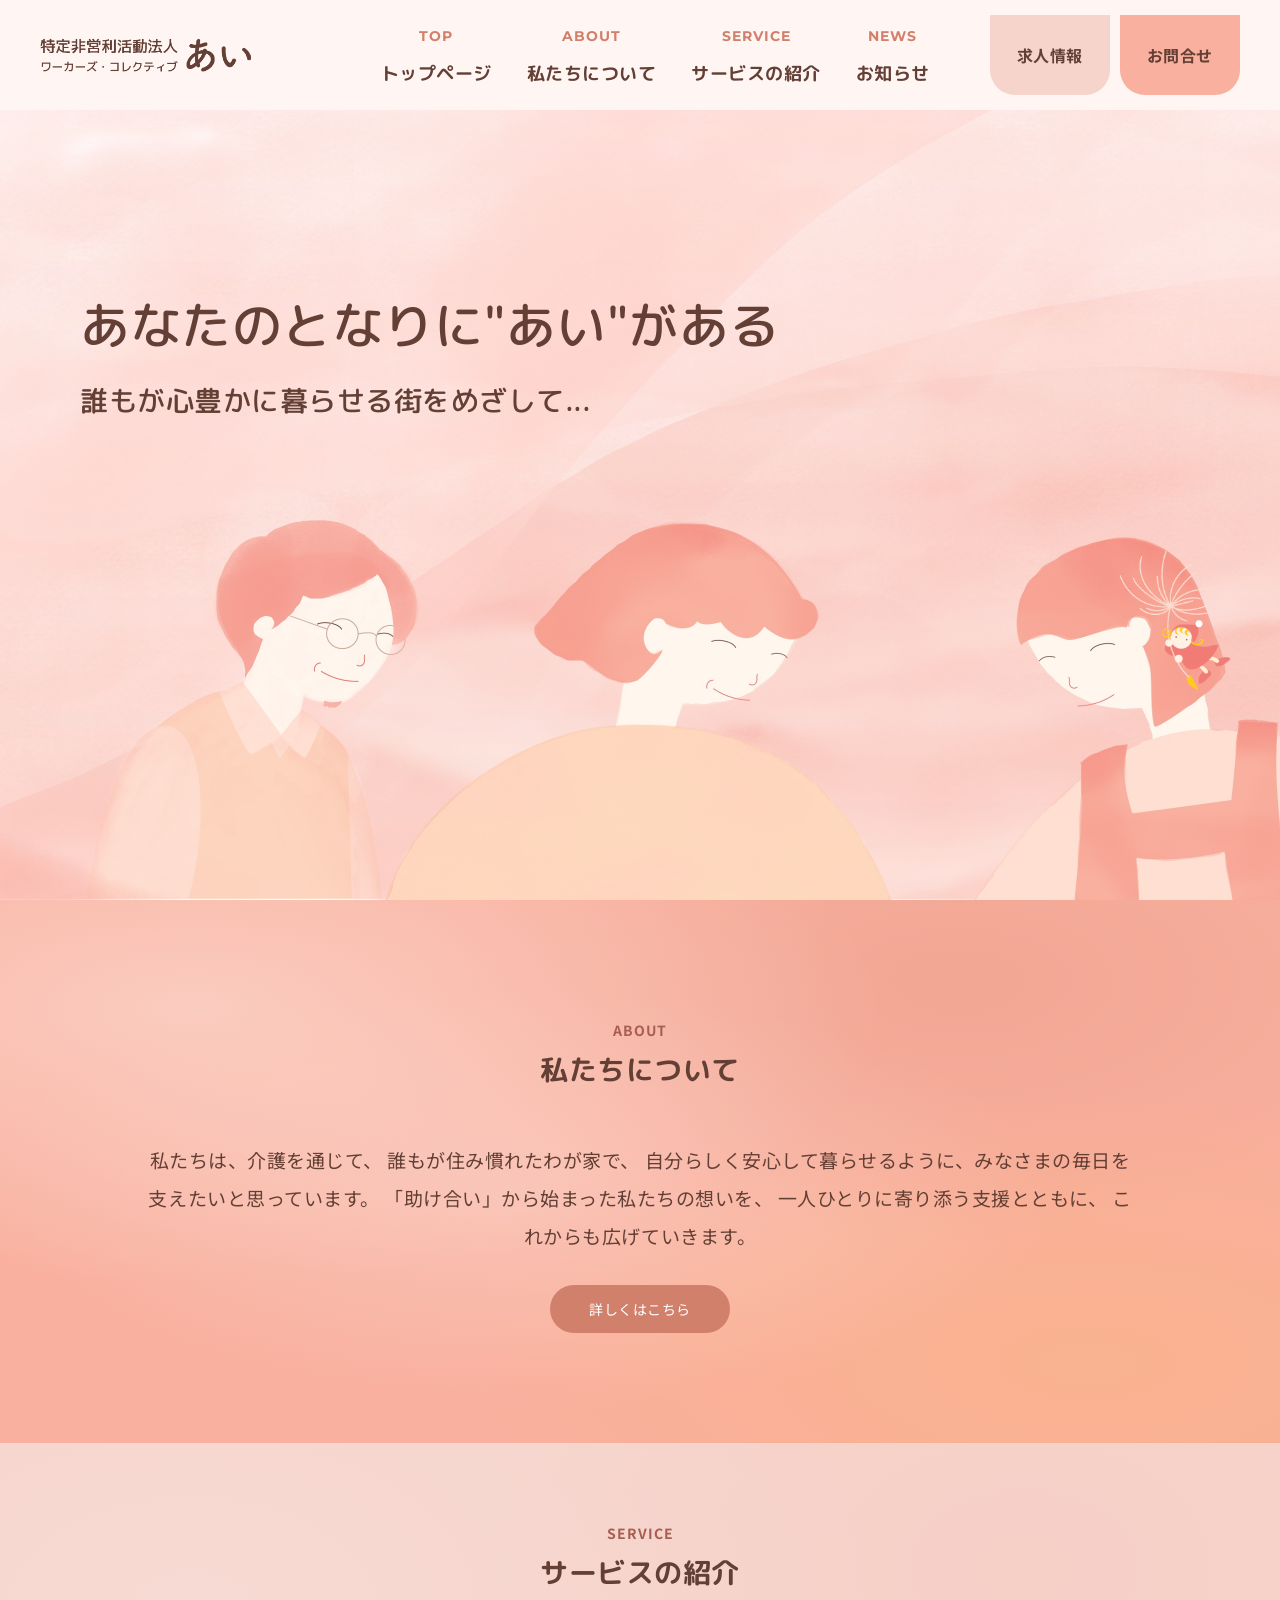
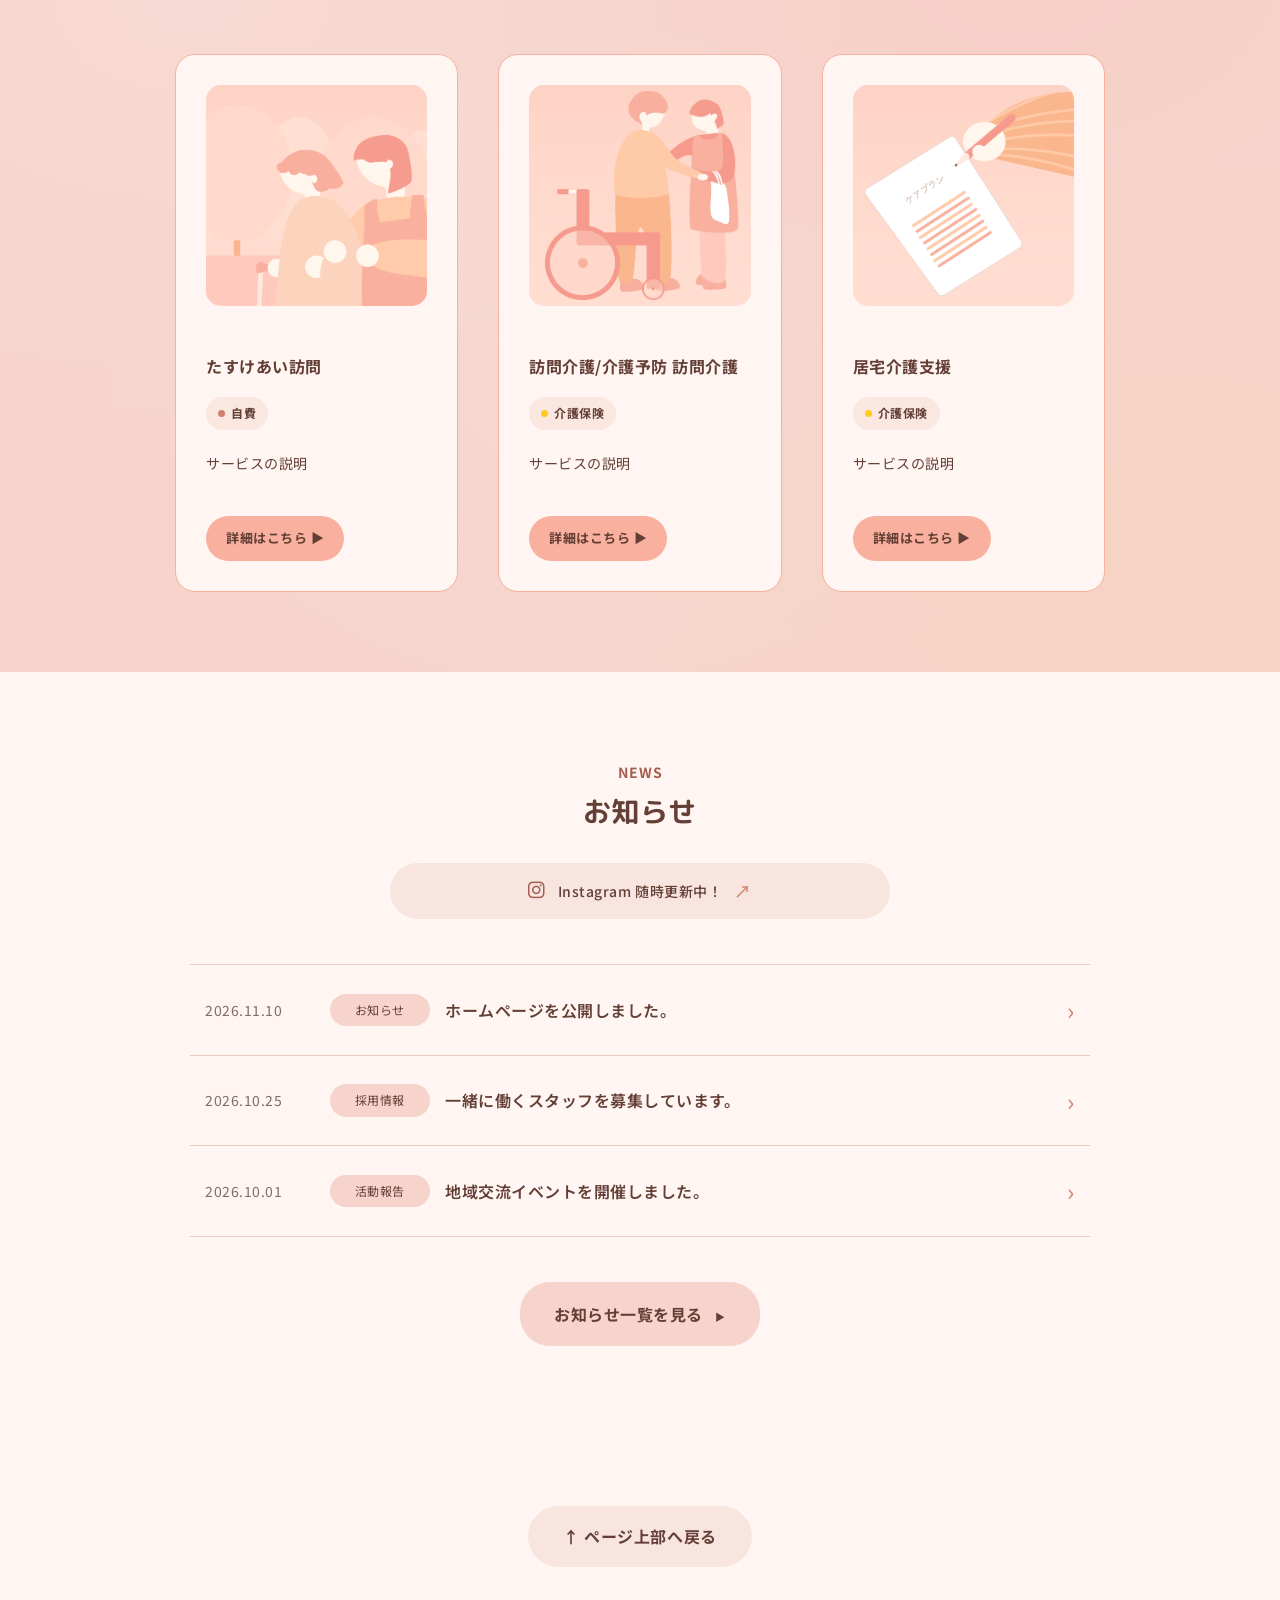
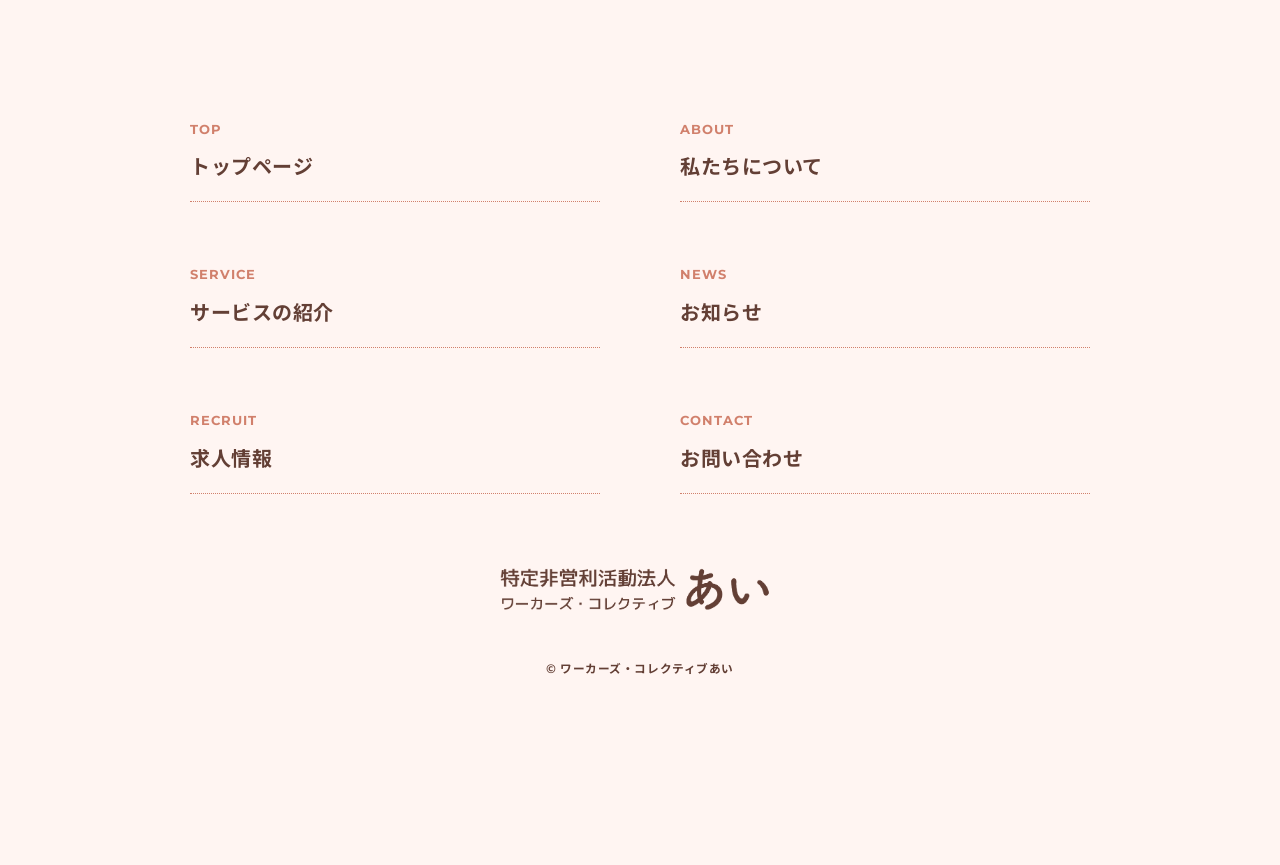
<file: index.html>
<!DOCTYPE html>
<html>

<head>
    <meta charset="UTF-8">
    <link rel="preconnect" href="https://fonts.googleapis.com">
    <link rel="preconnect" href="https://fonts.gstatic.com" crossorigin>
    <link href="https://fonts.googleapis.com/css2?family=M+PLUS+Rounded+1c:wght@400;500;700&family=Noto+Sans+JP:wght@400;500;700&family=Montserrat:wght@400;500;700&display=swap" rel="stylesheet">
    
    <title> トップページ |ワーカーズ・コレクティブ あい</title>
    <meta name="description" content="あなたのとなりに あい がある。誰もが心豊かに暮らせる街をめざして...">
    <meta name="viewport" content="width=device-width">
    <script src="./js/toggle-menu.js"></script>
    <link href="./css/common.css" rel="stylesheet">
    <link href="./css/index.css" rel="stylesheet">
<!-- Font Awesome -->
<link rel="stylesheet"
href="https://cdnjs.cloudflare.com/ajax/libs/font-awesome/6.5.2/css/all.min.css"></head>

<body>

<!-- headerここから -->
<header class="header" id="top">
    <div class="header-inner">

        <!-- ロゴ -->
        <a class="header-logo" href="./index.html">
            <img src="./images/index/logo-header.png" alt="あい">
        </a>

        <!-- メニュー本体 -->
        <div class="header-site-menu">
            <nav class="site-menu">
                <ul>
                    <li>
                        <a href="./index.html">
                            <span class="menu-en">TOP</span>
                            <span class="menu-ja">トップページ</span>
                        </a>
                    </li>

                    <li>
                        <a href="./about.html">
                            <span class="menu-en">ABOUT</span>
                            <span class="menu-ja">私たちについて</span>
                        </a>
                    </li>

                    <li>
                        <a href="./service.html">
                            <span class="menu-en">SERVICE</span>
                            <span class="menu-ja">サービスの紹介</span>
                        </a>
                    </li>

                    <li>
                        <a href="./news.html">
                            <span class="menu-en">NEWS</span>
                            <span class="menu-ja">お知らせ</span>
                        </a>
                    </li>
                </ul>
            </nav>

            <!-- スマホメニュー内の電話お問い合わせ -->
            <div class="mobile-menu-contact">
                <p class="mobile-menu-contact-title">お問い合わせ・ご質問はこちらから承ります。</p>
                <a class="mobile-menu-phone" href="tel:0462359770">
                    <span class="phone-mark" aria-hidden="true">☎</span>
                    <span>046-235-9770</span>
                </a>
                <p class="mobile-menu-phone-label">訪問介護</p>
                <a class="mobile-menu-phone mobile-menu-phone-sub" href="tel:0462347461">
                    <span class="phone-mark" aria-hidden="true">☎</span>
                    <span>046-234-7461</span>
                </a>
                <p class="mobile-menu-phone-label">居宅支援</p>
                <p class="mobile-menu-hours">受付時間／平日 9:00～17:00</p>
            </div>


        </div>

        <!-- 求人・お問い合わせボタン -->
        <div class="header-actions">

            <a href="./recruit.html" class="header-action recruit">
                求人情報
            </a>

            <a href="./contact.html" class="header-action contact">
                お問合せ
            </a>

            <!-- スマホ用MENUボタン -->
            <button class="toggle-menu-button"
                aria-label="メニューを開く"
                aria-expanded="false">
                <span></span>
                <span></span>
                <span class="menu-label">MENU</span>
            </button>

        </div>

    </div>
</header>
<!-- headerここまで -->

    <!-- mainここから -->
<main class="main">
    <div class="first-view">
<div class="ai-character-wrap">
    <img class="ai-character" src="./images/index/ai.png" alt="">
</div>
        <div class="first-view-text ">
            <h1>あなたのとなりに"あい"がある</h1>
            <h2>誰もが心豊かに暮らせる街をめざして...</h2>
        </div>
    </div>
    

<div class="concept">

    <section class="concept-inner watercolor-bg">

        <p class="section-en ">ABOUT</p>

        <h1>私たちについて</h1>

        <p class="conceptmessage ">
            私たちは、介護を通じて、
            誰もが住み慣れたわが家で、
            自分らしく安心して暮らせるように、みなさまの毎日を支えたいと思っています。
            「助け合い」から始まった私たちの想いを、
            一人ひとりに寄り添う支援とともに、
            これからも広げていきます。
        </p>

        <div class="link-button-area ">
            <a class="link-button " href="./about.html">詳しくはこちら</a>
        </div>

    </section>

</div>


        <div class="service">
<p class="section-en ">SERVICE</p>
<h1>サービスの紹介</h1>

            <ul class="service-list ">
                <li> 
                    <div class="service-card ">

        <img src="./images/index/service1.png" alt="たすけあい訪問(自費)">
                   
                        <dl>
                        <dt class="service-title">
                            たすけあい訪問
                        </dt>

                                                    <span class="service-badge">
                                <span class="badge-dot"></span>
                                自費
                            </span>

<dd>サービスの説明
                        </dd>
                    </dl>

                    <!-- 詳細はこちらボタン -->
                    <div class="service-more">
                        <a href="./service.html">詳細はこちら ▶</a>
                    </div>

                    </div>
                </li>


                <li>
                    <div class="service-card ">
                    <img src="./images/index/service2.png" alt="訪問介護・介護予防 訪問介護(介護保険)">
                    <dl>
                        <dt class="service-title">
                            訪問介護/介護予防 訪問介護
                        </dt>
                                                    <span class="service-badge">
                                <span class="badge-dot2"></span>
                                介護保険
                            </span>

<dd>
サービスの説明</dd>
                    </dl>
                    <div class="service-more">
    <a href="./service.html">詳細はこちら ▶</a>
</div>

</div>
                </li>

                <li>
                    <div class="service-card ">
                    <img src="./images/index/service3.png" alt="居宅介護支援(介護保険)">
                    <dl>
                        <dt class="service-title">
                            居宅介護支援
                        </dt>
                            <span class="service-badge">
                                <span class="badge-dot2"></span>
                                介護保険
                            </span>

                            <dd>サービスの説明</dd>
                    </dl>
<div class="service-more">
    <a href="./service.html">詳細はこちら ▶</a>
</div>
                    </div>
                </li>
            </ul>
        </div>

<!-- NEWSここから -->
<section class="news-section">

    <div class="news-inner">

<div class="news-heading">
    <p class="section-en ">NEWS</p>
    <h1>お知らせ</h1>
</div>

<!-- Instagram案内 -->
<a class="news-instagram-banner"
   href="https://www.instagram.com/ai_ebina_ai/"
   target="_blank"
   rel="noopener noreferrer">

    <i class="fa-brands fa-instagram"></i>
    <span>Instagram 随時更新中！</span>
    <span class="instagram-arrow">↗</span>

</a>

<div class="news-list">
            <a href="#" class="news-item">
                <time datetime="2026-11-10">2026.11.10</time>
                <span class="news-category">お知らせ</span>
                <span class="news-title">
                    ホームページを公開しました。
                </span>
                <span class="news-arrow">›</span>
            </a>

            <a href="#" class="news-item">
                <time datetime="2026-10-25">2026.10.25</time>
                <span class="news-category">採用情報</span>
                <span class="news-title">
                    一緒に働くスタッフを募集しています。
                </span>
                <span class="news-arrow">›</span>
            </a>

            <a href="#" class="news-item">
                <time datetime="2026-10-01">2026.10.01</time>
                <span class="news-category">活動報告</span>
                <span class="news-title">
                    地域交流イベントを開催しました。
                </span>
                <span class="news-arrow">›</span>
            </a>

        </div>

        <div class="news-more">
            <a href="./news.html">お知らせ一覧を見る <span>▶</span></a>
        </div>

    </div>

</section>
<!-- NEWSここまで -->

<!-- TOPへ戻るボタン -->
<div class="page-top">
    <a href="#" aria-label="ページ上部へ戻る">
         ↑ ページ上部へ戻る
    </a>
</div>

    </main>
    <!-- mainここまで -->

<!-- footerここから -->
<footer class="footer">

    <!-- サイトマップ -->
    <nav class="footer-sitemap">
        <ul>
            <li>
                <a href="./index.html">
                    <span class="footer-en">TOP</span>
                    <span class="footer-ja">トップページ</span>
                </a>
            </li>

            <li>
                <a href="./about.html">
                    <span class="footer-en">ABOUT</span>
                    <span class="footer-ja">私たちについて</span>
                </a>
            </li>

            <li>
                <a href="./service.html">
                    <span class="footer-en">SERVICE</span>
                    <span class="footer-ja">サービスの紹介</span>
                </a>
            </li>

            <li>
                <a href="./news.html">
                    <span class="footer-en">NEWS</span>
                    <span class="footer-ja">お知らせ</span>
                </a>
            </li>

            <li>
                <a href="./recruit.html">
                    <span class="footer-en">RECRUIT</span>
                    <span class="footer-ja">求人情報</span>
                </a>
            </li>

            <li>
                <a href="./contact.html">
                    <span class="footer-en">CONTACT</span>
                    <span class="footer-ja">お問い合わせ</span>
                </a>
            </li>
        </ul>
    </nav>

    <!-- ロゴ -->
    <a class="footer-logo" href="./index.html">
            <img src="./images/index/logo-header.png" alt="あい">
    </a>

    <!-- コピーライト -->
    <p class="copyright">
        <small>&copy; ワーカーズ・コレクティブあい</small>
    </p>

</footer>
<!-- footerここまで -->
    <script src="./js/ai-scroll.js"></script>

<svg class="watercolor-filter"
     xmlns="http://www.w3.org/2000/svg">
    <filter id="watercolor">
        <feTurbulence
            type="fractalNoise"
            baseFrequency="0.025"
            numOctaves="3"
            seed="8"
            result="noise"
        />
        <feDisplacementMap
            in="SourceGraphic"
            in2="noise"
            scale="18"
        />
    </filter>
</svg>

</body>

</html>
</file>
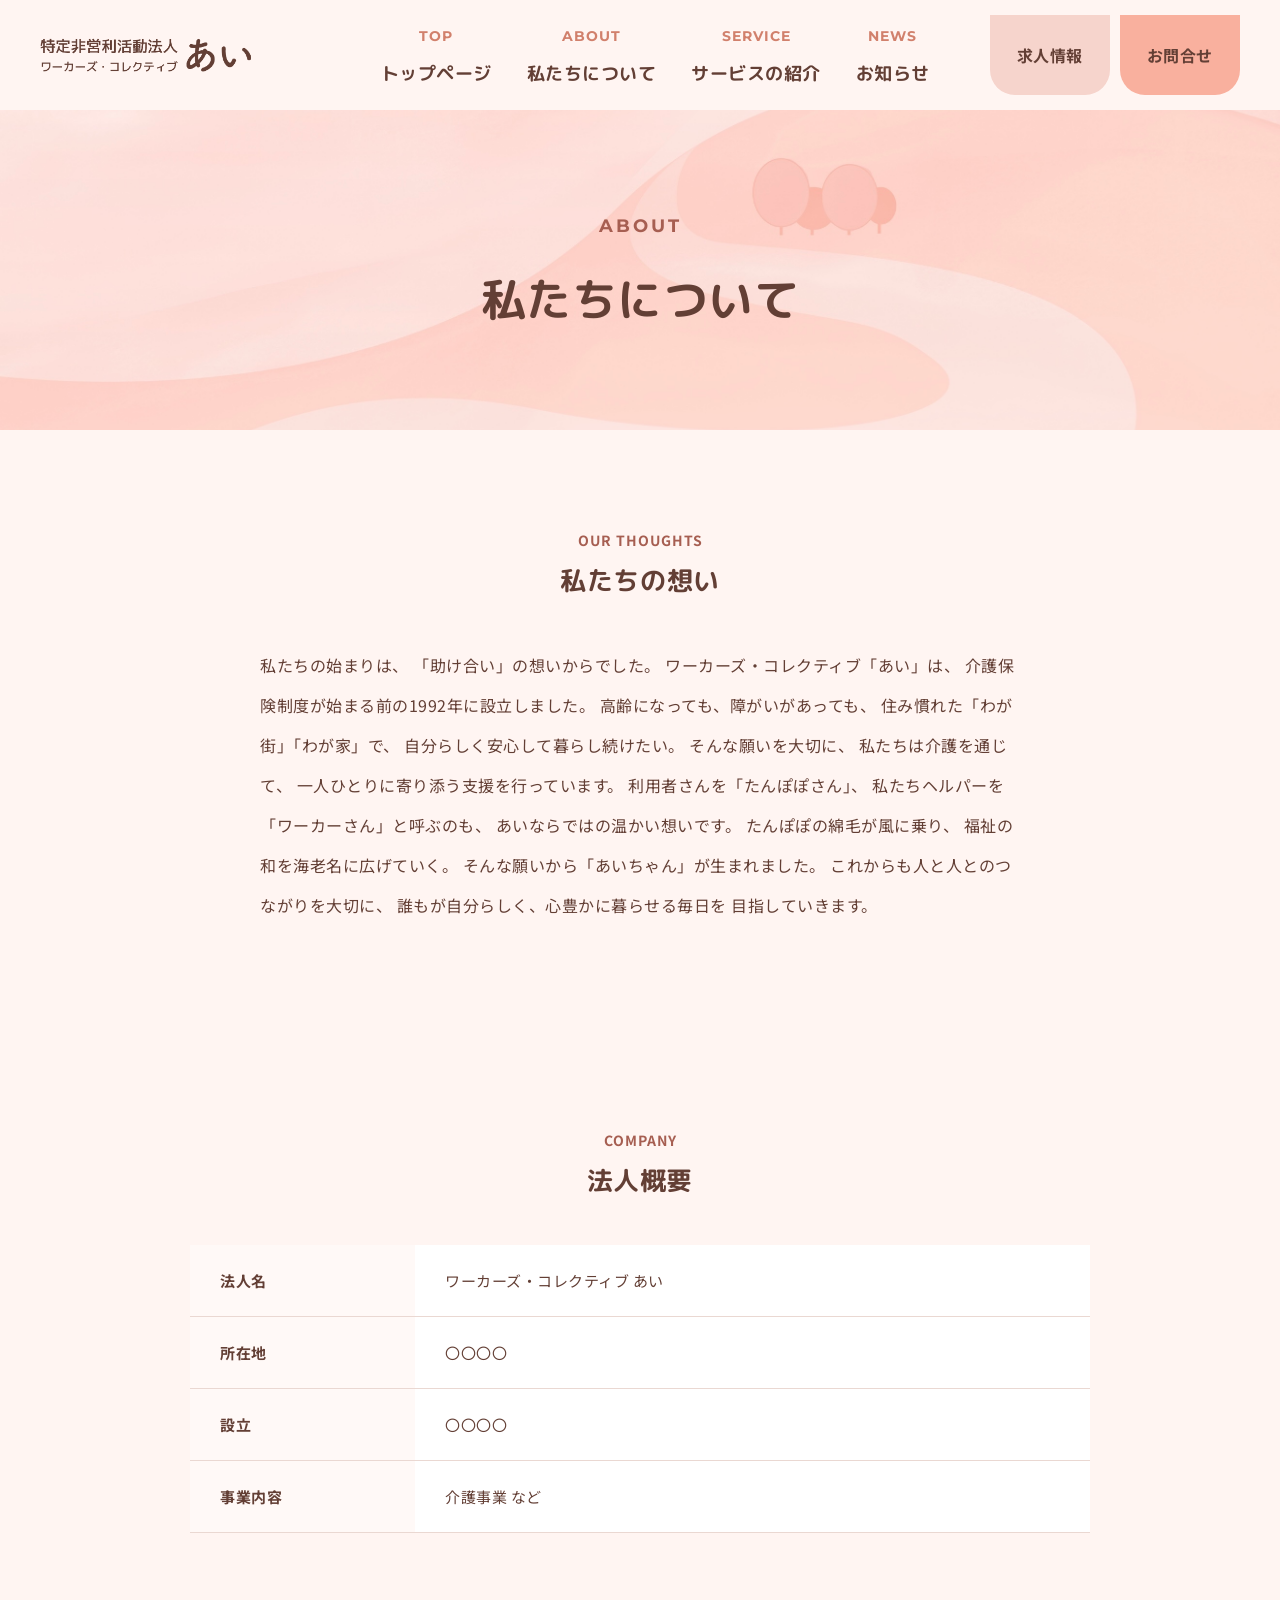
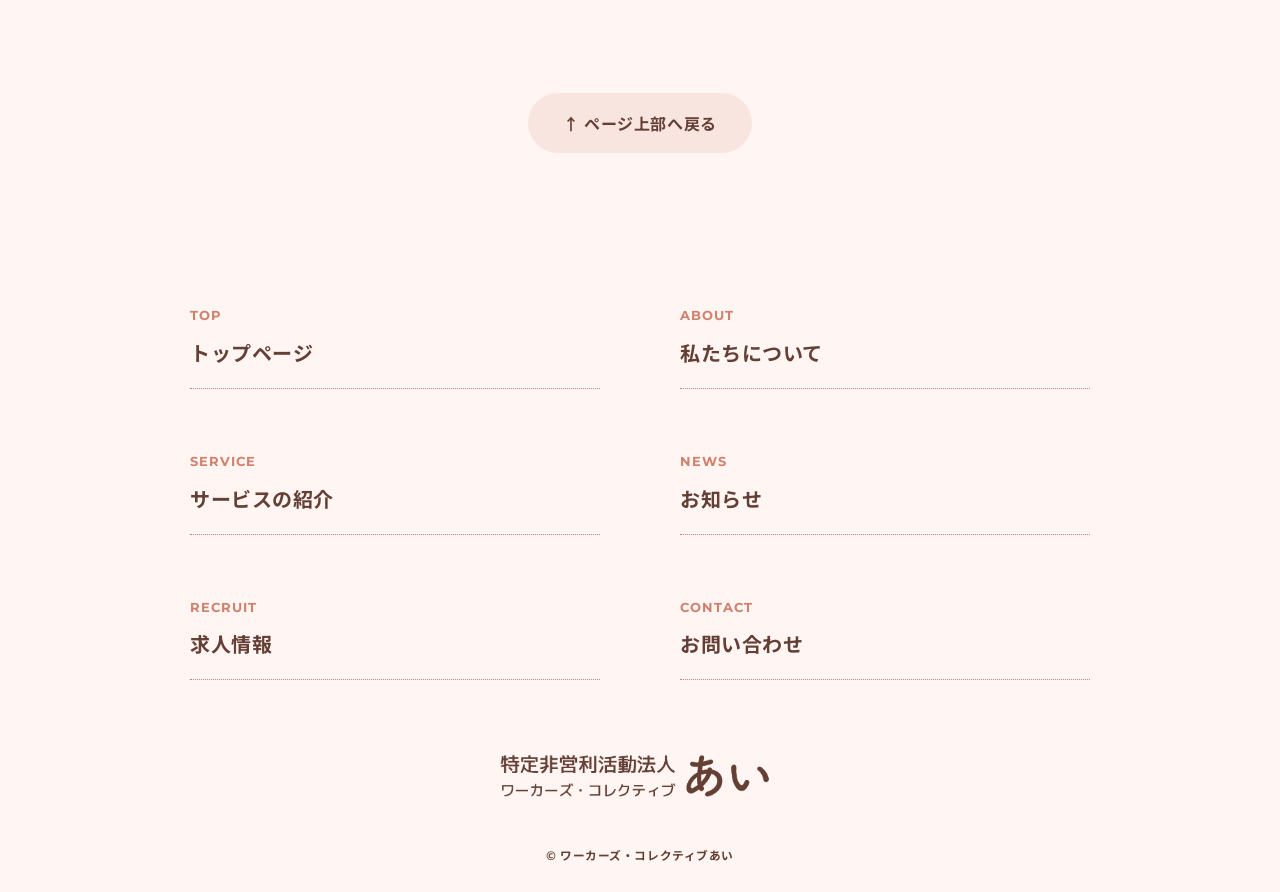
<file: about.html>
<!DOCTYPE html>
<html>


<head>
    <meta charset="UTF-8">
    <link rel="preconnect" href="https://fonts.googleapis.com">
    <link rel="preconnect" href="https://fonts.gstatic.com" crossorigin>
    <link href="https://fonts.googleapis.com/css2?family=M+PLUS+Rounded+1c:wght@400;500;700&family=Noto+Sans+JP:wght@400;500;700&family=Montserrat:wght@400;500;700&display=swap" rel="stylesheet">
    
    <title> 私たちについて | あい | 海老名市の介護サービス</title>
    <meta name="description" content="私たちの想い・事業内容・営業時間・連絡先などを載せています。">
    <meta name="viewport" content="width=device-width">
    <script src="./js/toggle-menu.js"></script>
    <link href="./css/common.css" rel="stylesheet">
    <link href="./css/about.css" rel="stylesheet">
    <link href="./css/recruit.css" rel="stylesheet"></head>

<body>


<!-- headerここから -->
<header class="header" id="top">
    <div class="header-inner">

        <!-- ロゴ -->
        <a class="header-logo" href="./index.html">
            <img src="./images/index/logo-header.png" alt="あい">
        </a>

        <!-- メニュー本体 -->
        <div class="header-site-menu">
            <nav class="site-menu">
                <ul>
                    <li>
                        <a href="./index.html">
                            <span class="menu-en">TOP</span>
                            <span class="menu-ja">トップページ</span>
                        </a>
                    </li>
                    <li>
                        <a href="./about.html">
                            <span class="menu-en">ABOUT</span>
                            <span class="menu-ja">私たちについて</span>
                        </a>
                    </li>
                    <li>
                        <a href="./service.html">
                            <span class="menu-en">SERVICE</span>
                            <span class="menu-ja">サービスの紹介</span>
                        </a>
                    </li>
                    <li>
                        <a href="./news.html">
                            <span class="menu-en">NEWS</span>
                            <span class="menu-ja">お知らせ</span>
                        </a>
                    </li>
                </ul>
            </nav>

            <!-- スマホメニュー内の電話お問い合わせ -->
            <div class="mobile-menu-contact">
                <p class="mobile-menu-contact-title">お問い合わせ・ご質問はこちらから承ります。</p>
                <a class="mobile-menu-phone" href="tel:0462359770">
                    <span class="phone-mark" aria-hidden="true">☎</span>
                    <span>046-235-9770</span>
                </a>
                <p class="mobile-menu-phone-label">訪問介護</p>
                <a class="mobile-menu-phone mobile-menu-phone-sub" href="tel:0462347461">
                    <span class="phone-mark" aria-hidden="true">☎</span>
                    <span>046-234-7461</span>
                </a>
                <p class="mobile-menu-phone-label">居宅支援</p>
                <p class="mobile-menu-hours">受付時間／平日 9:00～17:00</p>
            </div>


        </div>

        <!-- 求人・お問い合わせボタン -->
        <div class="header-actions">
            <a href="./recruit.html" class="header-action recruit">求人情報</a>
            <a href="./contact.html" class="header-action contact">お問合せ</a>

            <!-- スマホ用MENUボタン -->
            <button class="toggle-menu-button" aria-label="メニューを開く" aria-expanded="false">
                <span></span>
                <span></span>
                <span class="menu-label">MENU</span>
            </button>
        </div>

    </div>
</header>
<!-- headerここまで -->


    <!-- mainここから -->

<!-- mainここから -->
<main class="main">

    <!-- ページ上部のイラスト -->
<!-- ページ上部のイラスト・タイトル -->
<section class="about-hero">

    <img
        src="./images/about/bg-about.jpg"
        alt=""
        class="about-hero-image"
    >



    <div class="about-hero-title ">
        <span class="about-hero-en ">ABOUT</span>
        <h1>私たちについて</h1>
    </div>

</section>

    <!-- 私たちの想い -->
    <section class="about-message">

        <div class="section-heading ">
            <span class="section-en">OUR THOUGHTS</span>
            <h2>私たちの想い</h2>
        </div>

<div class="about-message-text ">
                <p>
私たちの始まりは、
「助け合い」の想いからでした。

ワーカーズ・コレクティブ「あい」は、
介護保険制度が始まる前の1992年に設立しました。

高齢になっても、障がいがあっても、
住み慣れた「わが街」「わが家」で、
自分らしく安心して暮らし続けたい。

そんな願いを大切に、
私たちは介護を通じて、
一人ひとりに寄り添う支援を行っています。

利用者さんを「たんぽぽさん」、
私たちヘルパーを「ワーカーさん」と呼ぶのも、
あいならではの温かい想いです。

たんぽぽの綿毛が風に乗り、
福祉の和を海老名に広げていく。
そんな願いから「あいちゃん」が生まれました。

これからも人と人とのつながりを大切に、
誰もが自分らしく、心豊かに暮らせる毎日を
目指していきます。
</p>
        </div>

    </section>

    <!-- 法人概要 -->
    <section class="about-company">

        <div class="section-heading ">
            <span class="section-en">COMPANY</span>
            <h2>法人概要</h2>
        </div>

<table class="company-table ">
            <tr>
                <th>法人名</th>
                <td>ワーカーズ・コレクティブ あい</td>
            </tr>
            <tr>
                <th>所在地</th>
                <td>〇〇〇〇</td>
            </tr>
            <tr>
                <th>設立</th>
                <td>〇〇〇〇</td>
            </tr>
            <tr>
                <th>事業内容</th>
                <td>介護事業 など</td>
            </tr>
        </table>

    </section>

<!-- TOPへ戻るボタン -->
<div class="page-top">
    <a href="#top">
         ↑ ページ上部へ戻る
    </a>
</div>

</main>
<!-- mainここまで -->

    <!-- mainここまで -->


<!-- footerここから -->
<footer class="footer">

    <!-- サイトマップ -->
    <nav class="footer-sitemap">
        <ul>
            <li>
                <a href="./index.html">
                    <span class="footer-en">TOP</span>
                    <span class="footer-ja">トップページ</span>
                </a>
            </li>

            <li>
                <a href="./about.html">
                    <span class="footer-en">ABOUT</span>
                    <span class="footer-ja">私たちについて</span>
                </a>
            </li>

            <li>
                <a href="./service.html">
                    <span class="footer-en">SERVICE</span>
                    <span class="footer-ja">サービスの紹介</span>
                </a>
            </li>

            <li>
                <a href="./news.html">
                    <span class="footer-en">NEWS</span>
                    <span class="footer-ja">お知らせ</span>
                </a>
            </li>

            <li>
                <a href="./recruit.html">
                    <span class="footer-en">RECRUIT</span>
                    <span class="footer-ja">求人情報</span>
                </a>
            </li>

            <li>
                <a href="./contact.html">
                    <span class="footer-en">CONTACT</span>
                    <span class="footer-ja">お問い合わせ</span>
                </a>
            </li>
        </ul>
    </nav>

    <!-- ロゴ -->
    <a class="footer-logo" href="./index.html">
            <img src="./images/index/logo-header.png" alt="あい">
    </a>

    <!-- コピーライト -->
    <p class="copyright">
        <small>&copy; ワーカーズ・コレクティブあい</small>
    </p>

</footer>
<!-- footerここまで -->
</body>

</html>
</file>
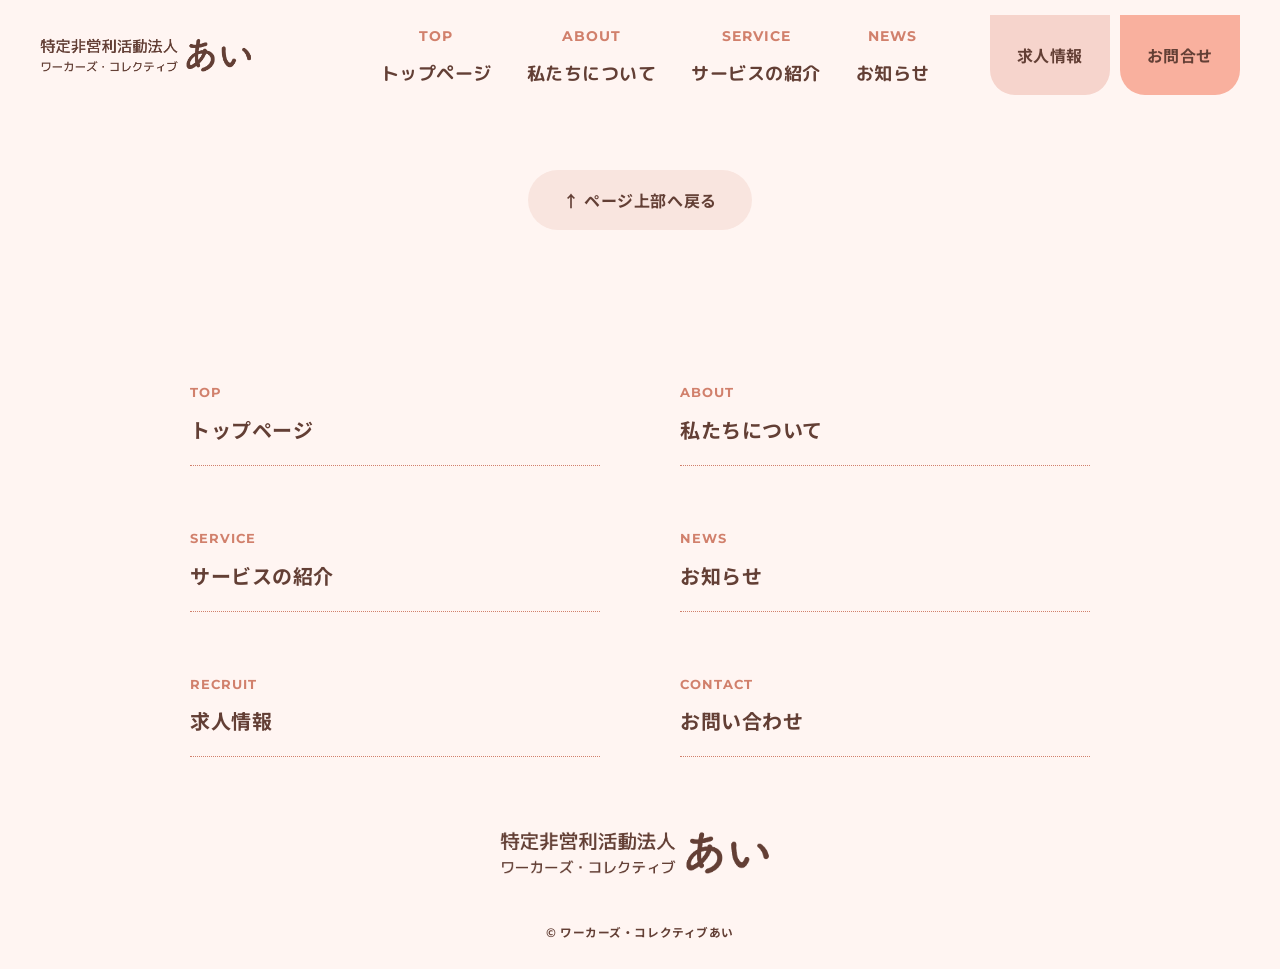
<file: common.html>
<!DOCTYPE html>
<html>

<head>
    <meta charset="UTF-8">
    <link rel="preconnect" href="https://fonts.googleapis.com">
    <link rel="preconnect" href="https://fonts.gstatic.com" crossorigin>
    <link href="https://fonts.googleapis.com/css2?family=M+PLUS+Rounded+1c:wght@400;500;700&family=Noto+Sans+JP:wght@400;500;700&family=Montserrat:wght@400;500;700&display=swap" rel="stylesheet">
    
    <title>  | あい | 海老名市の介護サービス</title>
    <meta name="description" content="ページの概要分を記載します">
    <meta name="viewport" content="width=device-width">
    <script src="./js/toggle-menu.js"></script>
    <link href="./css/common.css" rel="stylesheet">
</head>

<body>


<!-- headerここから -->
<header class="header" id="top">
    <div class="header-inner">

        <!-- ロゴ -->
        <a class="header-logo" href="./index.html">
            <img src="./images/index/logo-header.png" alt="あい">
        </a>

        <!-- メニュー本体 -->
        <div class="header-site-menu">
            <nav class="site-menu">
                <ul>
                    <li>
                        <a href="./index.html">
                            <span class="menu-en">TOP</span>
                            <span class="menu-ja">トップページ</span>
                        </a>
                    </li>
                    <li>
                        <a href="./about.html">
                            <span class="menu-en">ABOUT</span>
                            <span class="menu-ja">私たちについて</span>
                        </a>
                    </li>
                    <li>
                        <a href="./service.html">
                            <span class="menu-en">SERVICE</span>
                            <span class="menu-ja">サービスの紹介</span>
                        </a>
                    </li>
                    <li>
                        <a href="./news.html">
                            <span class="menu-en">NEWS</span>
                            <span class="menu-ja">お知らせ</span>
                        </a>
                    </li>
                </ul>
            </nav>

            <!-- スマホメニュー内の電話お問い合わせ -->
            <div class="mobile-menu-contact">
                <p class="mobile-menu-contact-title">お問い合わせ・ご質問はこちらから承ります。</p>
                <a class="mobile-menu-phone" href="tel:0462359770">
                    <span class="phone-mark" aria-hidden="true">☎</span>
                    <span>046-235-9770</span>
                </a>
                <p class="mobile-menu-phone-label">訪問介護</p>
                <a class="mobile-menu-phone mobile-menu-phone-sub" href="tel:0462347461">
                    <span class="phone-mark" aria-hidden="true">☎</span>
                    <span>046-234-7461</span>
                </a>
                <p class="mobile-menu-phone-label">居宅支援</p>
                <p class="mobile-menu-hours">受付時間／平日 9:00～17:00</p>
            </div>


        </div>

        <!-- 求人・お問い合わせボタン -->
        <div class="header-actions">
            <a href="./recruit.html" class="header-action recruit">求人情報</a>
            <a href="./contact.html" class="header-action contact">お問合せ</a>

            <!-- スマホ用MENUボタン -->
            <button class="toggle-menu-button" aria-label="メニューを開く" aria-expanded="false">
                <span></span>
                <span></span>
                <span class="menu-label">MENU</span>
            </button>
        </div>

    </div>
</header>
<!-- headerここまで -->

    <!-- mainここから -->
    <main class="main">
        <!-- TOPへ戻るボタン -->
<div class="page-top">
    <a href="#" aria-label="ページ上部へ戻る">
         ↑ ページ上部へ戻る
    </a>
</div></main>
    <!-- mainここまで -->


<!-- footerここから -->
<footer class="footer">

    <!-- サイトマップ -->
    <nav class="footer-sitemap">
        <ul>
            <li>
                <a href="./index.html">
                    <span class="footer-en">TOP</span>
                    <span class="footer-ja">トップページ</span>
                </a>
            </li>

            <li>
                <a href="./about.html">
                    <span class="footer-en">ABOUT</span>
                    <span class="footer-ja">私たちについて</span>
                </a>
            </li>

            <li>
                <a href="./service.html">
                    <span class="footer-en">SERVICE</span>
                    <span class="footer-ja">サービスの紹介</span>
                </a>
            </li>

            <li>
<a href="./news.html">
                        <span class="footer-en">NEWS</span>
                    <span class="footer-ja">お知らせ</span>
                </a>
            </li>

            <li>
                <a href="./recruit.html">
                    <span class="footer-en">RECRUIT</span>
                    <span class="footer-ja">求人情報</span>
                </a>
            </li>

            <li>
                <a href="./contact.html">
                    <span class="footer-en">CONTACT</span>
                    <span class="footer-ja">お問い合わせ</span>
                </a>
            </li>
        </ul>
    </nav>

    <!-- ロゴ -->
    <a class="footer-logo" href="./index.html">
            <img src="./images/index/logo-header.png" alt="あい">
    </a>

    <!-- コピーライト -->
    <p class="copyright">
        <small>&copy; ワーカーズ・コレクティブあい</small>
    </p>

</footer>
<!-- footerここまで -->
</body>

</html>
</file>
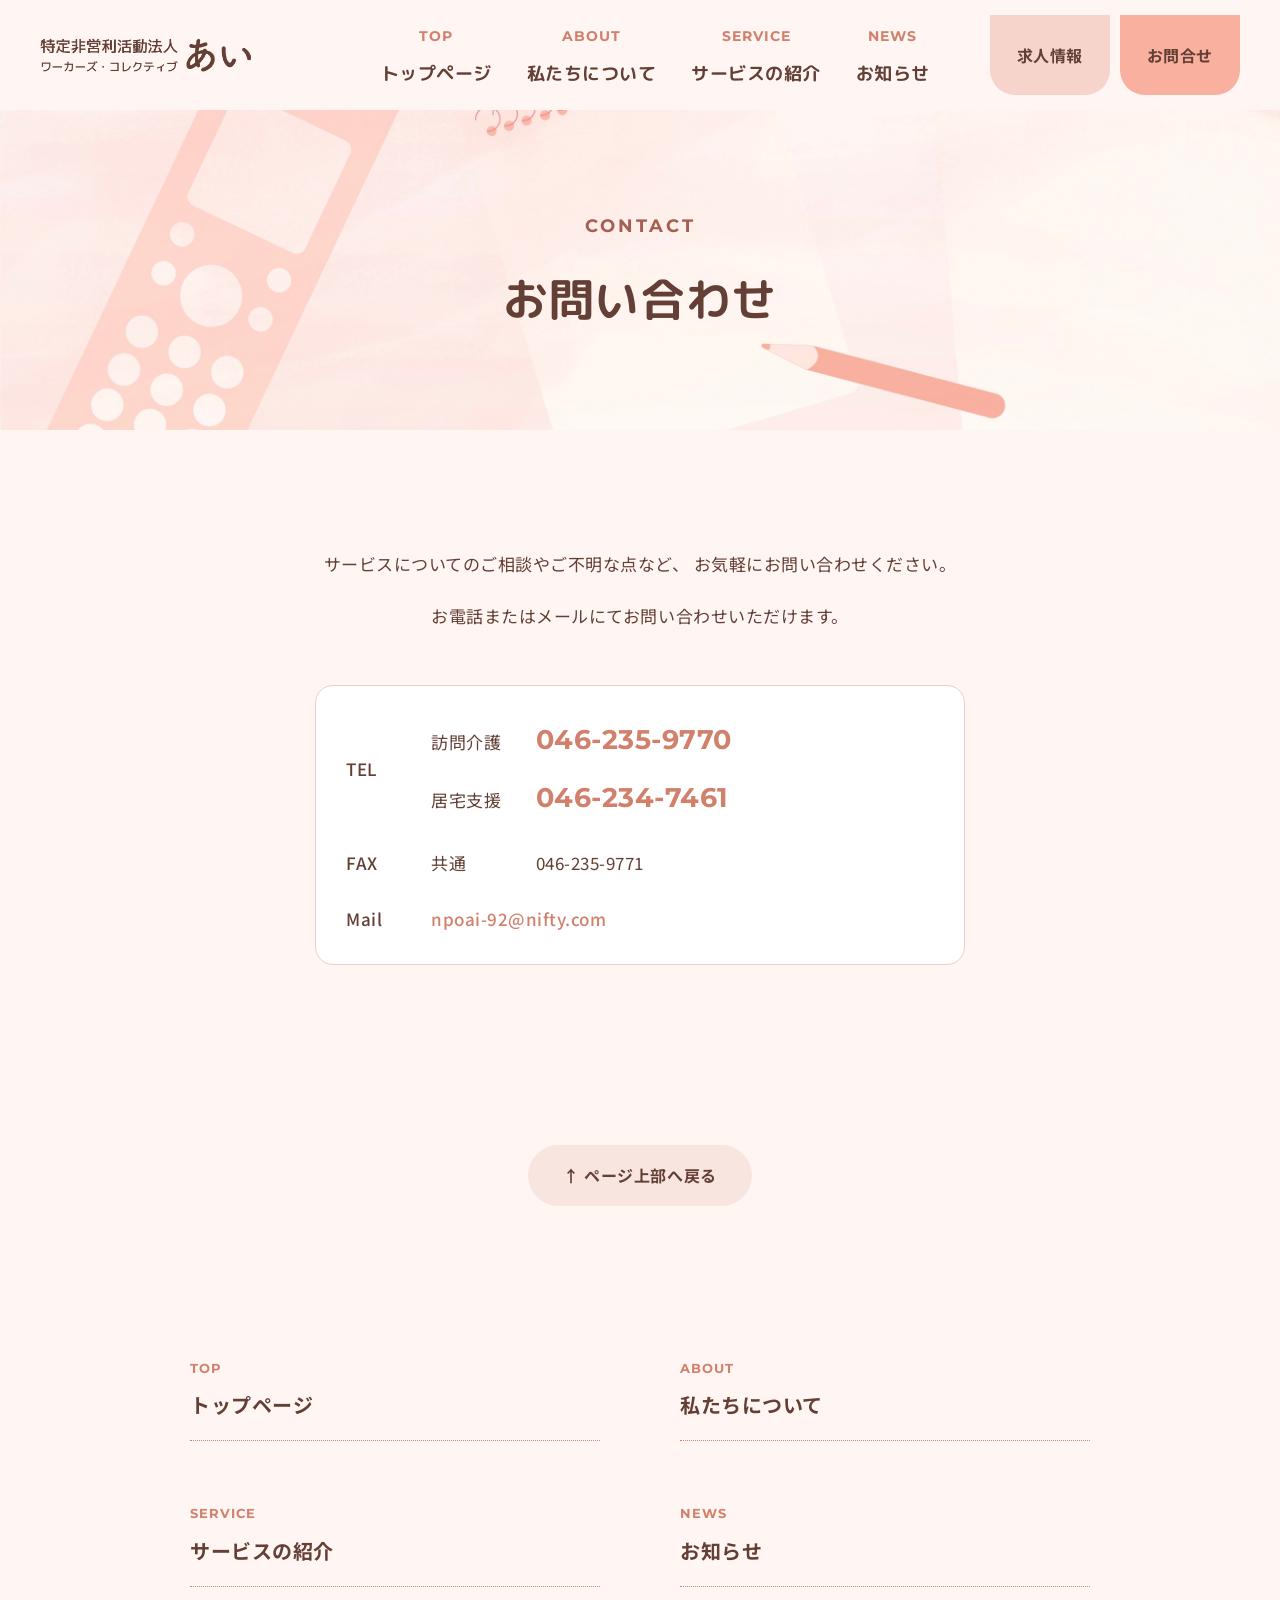
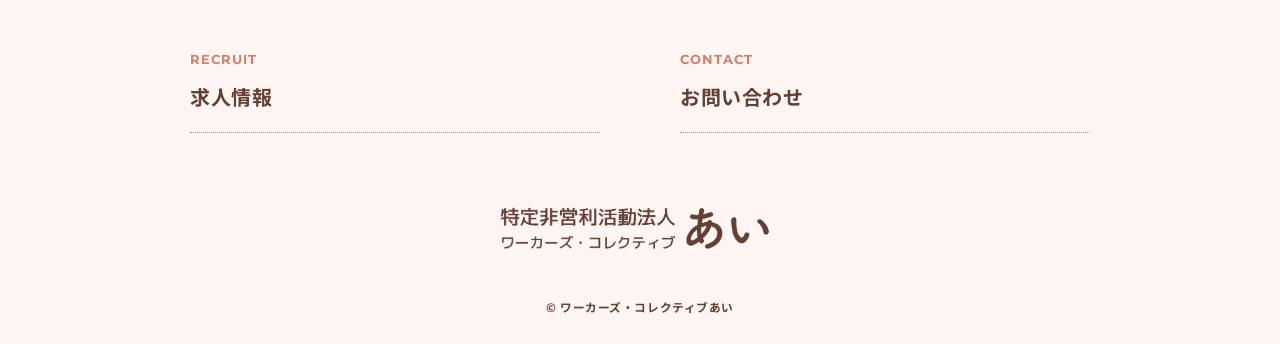
<file: contact.html>
<!DOCTYPE html>
<html>

<head>
    <meta charset="UTF-8">
    <link rel="preconnect" href="https://fonts.googleapis.com">
    <link rel="preconnect" href="https://fonts.gstatic.com" crossorigin>
    <link href="https://fonts.googleapis.com/css2?family=M+PLUS+Rounded+1c:wght@400;500;700&family=Noto+Sans+JP:wght@400;500;700&family=Montserrat:wght@400;500;700&display=swap" rel="stylesheet">
    
    <title> 私たちについて | あい | 海老名市の介護サービス</title>
    <meta name="description" content="私たちの想い・事業内容・営業時間・連絡先などを載せています。">
    <meta name="viewport" content="width=device-width">
    <script src="./js/toggle-menu.js"></script>
    <link href="./css/common.css" rel="stylesheet">
    <link href="./css/about.css" rel="stylesheet">
    <link href="./css/contact.css" rel="stylesheet"></head>

<body>


<!-- headerここから -->
<header class="header" id="top">
    <div class="header-inner">

        <!-- ロゴ -->
        <a class="header-logo" href="./index.html">
            <img src="./images/index/logo-header.png" alt="あい">
        </a>

        <!-- メニュー本体 -->
        <div class="header-site-menu">
            <nav class="site-menu">
                <ul>
                    <li>
                        <a href="./index.html">
                            <span class="menu-en">TOP</span>
                            <span class="menu-ja">トップページ</span>
                        </a>
                    </li>
                    <li>
                        <a href="./about.html">
                            <span class="menu-en">ABOUT</span>
                            <span class="menu-ja">私たちについて</span>
                        </a>
                    </li>
                    <li>
                        <a href="./service.html">
                            <span class="menu-en">SERVICE</span>
                            <span class="menu-ja">サービスの紹介</span>
                        </a>
                    </li>
                    <li>
                        <a href="./news.html">
                            <span class="menu-en">NEWS</span>
                            <span class="menu-ja">お知らせ</span>
                        </a>
                    </li>
                </ul>
            </nav>

            <!-- スマホメニュー内の電話お問い合わせ -->
            <div class="mobile-menu-contact">
                <p class="mobile-menu-contact-title">お問い合わせ・ご質問はこちらから承ります。</p>
                <a class="mobile-menu-phone" href="tel:0462359770">
                    <span class="phone-mark" aria-hidden="true">☎</span>
                    <span>046-235-9770</span>
                </a>
                <p class="mobile-menu-phone-label">訪問介護</p>
                <a class="mobile-menu-phone mobile-menu-phone-sub" href="tel:0462347461">
                    <span class="phone-mark" aria-hidden="true">☎</span>
                    <span>046-234-7461</span>
                </a>
                <p class="mobile-menu-phone-label">居宅支援</p>
                <p class="mobile-menu-hours">受付時間／平日 9:00～17:00</p>
            </div>


        </div>

        <!-- 求人・お問い合わせボタン -->
        <div class="header-actions">
            <a href="./recruit.html" class="header-action recruit">求人情報</a>
            <a href="./contact.html" class="header-action contact">お問合せ</a>

            <!-- スマホ用MENUボタン -->
            <button class="toggle-menu-button" aria-label="メニューを開く" aria-expanded="false">
                <span></span>
                <span></span>
                <span class="menu-label">MENU</span>
            </button>
        </div>

    </div>
</header>
<!-- headerここまで -->

  
<main class="main">

    <!-- ページ上部 -->
    <section class="about-hero">

        <img
            src="./images/contact/bg-contact.jpg"
            alt=""
            class="about-hero-image"
        >

        <div class="about-hero-title ">
            <span class="about-hero-en">CONTACT</span>
            <h1>お問い合わせ</h1>
        </div>

    </section>

    <!-- お問い合わせ案内 -->
    <section class="contact-message">

        <div class="section-heading ">
        </div>

        <div class="contact-intro ">
            <p>
                サービスについてのご相談やご不明な点など、
                お気軽にお問い合わせください。
            </p>
            <p>
                お電話またはメールにてお問い合わせいただけます。
            </p>
        </div>

        <!-- 連絡先 -->
        <div class="contact-info ">

            <div class="contact-info-inner">

                <div class="contact-row">
                    <span class="contact-label">TEL
                    </span>
                    <div class="contact-detail">
                        <p>
                            <span>訪問介護
                            </span>
                            <a href="tel:0462359770">046-235-9770</a>
                        </p>
                        <p>
                            <span>居宅支援</span>
                            <a href="tel:0462347461">046-234-7461</a>
                        </p>
                    </div>
                </div>

                <div class="contact-row">
                    <span class="contact-label">FAX</span>
                    <div class="contact-detail">
                        <p>
                            <span>共通</span>
                            046-235-9771
                        </p>
                    </div>
                </div>

                <div class="contact-row">
                    <span class="contact-label">Mail</span>
                    <div class="contact-detail">
                        <p>
                            <a href="mailto:npoai-92@nifty.com">
                                npoai-92@nifty.com
                            </a>
                        </p>
                    </div>
                </div>

            </div>

        </div>

    </section>

    <!-- TOPへ戻るボタン -->
<div class="page-top">
    <a href="#top">
         ↑ ページ上部へ戻る
    </a>
</div>

</main>


<!-- footerここから -->
<footer class="footer">

    <!-- サイトマップ -->
    <nav class="footer-sitemap">
        <ul>
            <li>
                <a href="./index.html">
                    <span class="footer-en">TOP</span>
                    <span class="footer-ja">トップページ</span>
                </a>
            </li>

            <li>
                <a href="./about.html">
                    <span class="footer-en">ABOUT</span>
                    <span class="footer-ja">私たちについて</span>
                </a>
            </li>

            <li>
                <a href="./service.html">
                    <span class="footer-en">SERVICE</span>
                    <span class="footer-ja">サービスの紹介</span>
                </a>
            </li>

            <li>
                <a href="./news.html">
                    <span class="footer-en">NEWS</span>
                    <span class="footer-ja">お知らせ</span>
                </a>
            </li>

            <li>
                <a href="./recruit.html">
                    <span class="footer-en">RECRUIT</span>
                    <span class="footer-ja">求人情報</span>
                </a>
            </li>

            <li>
                <a href="./contact.html">
                    <span class="footer-en">CONTACT</span>
                    <span class="footer-ja">お問い合わせ</span>
                </a>
            </li>
        </ul>
    </nav>

    <!-- ロゴ -->
    <a class="footer-logo" href="./index.html">
            <img src="./images/index/logo-header.png" alt="あい">
    </a>

    <!-- コピーライト -->
    <p class="copyright">
        <small>&copy; ワーカーズ・コレクティブあい</small>
    </p>

</footer>
<!-- footerここまで -->
</body>

</html>
</file>
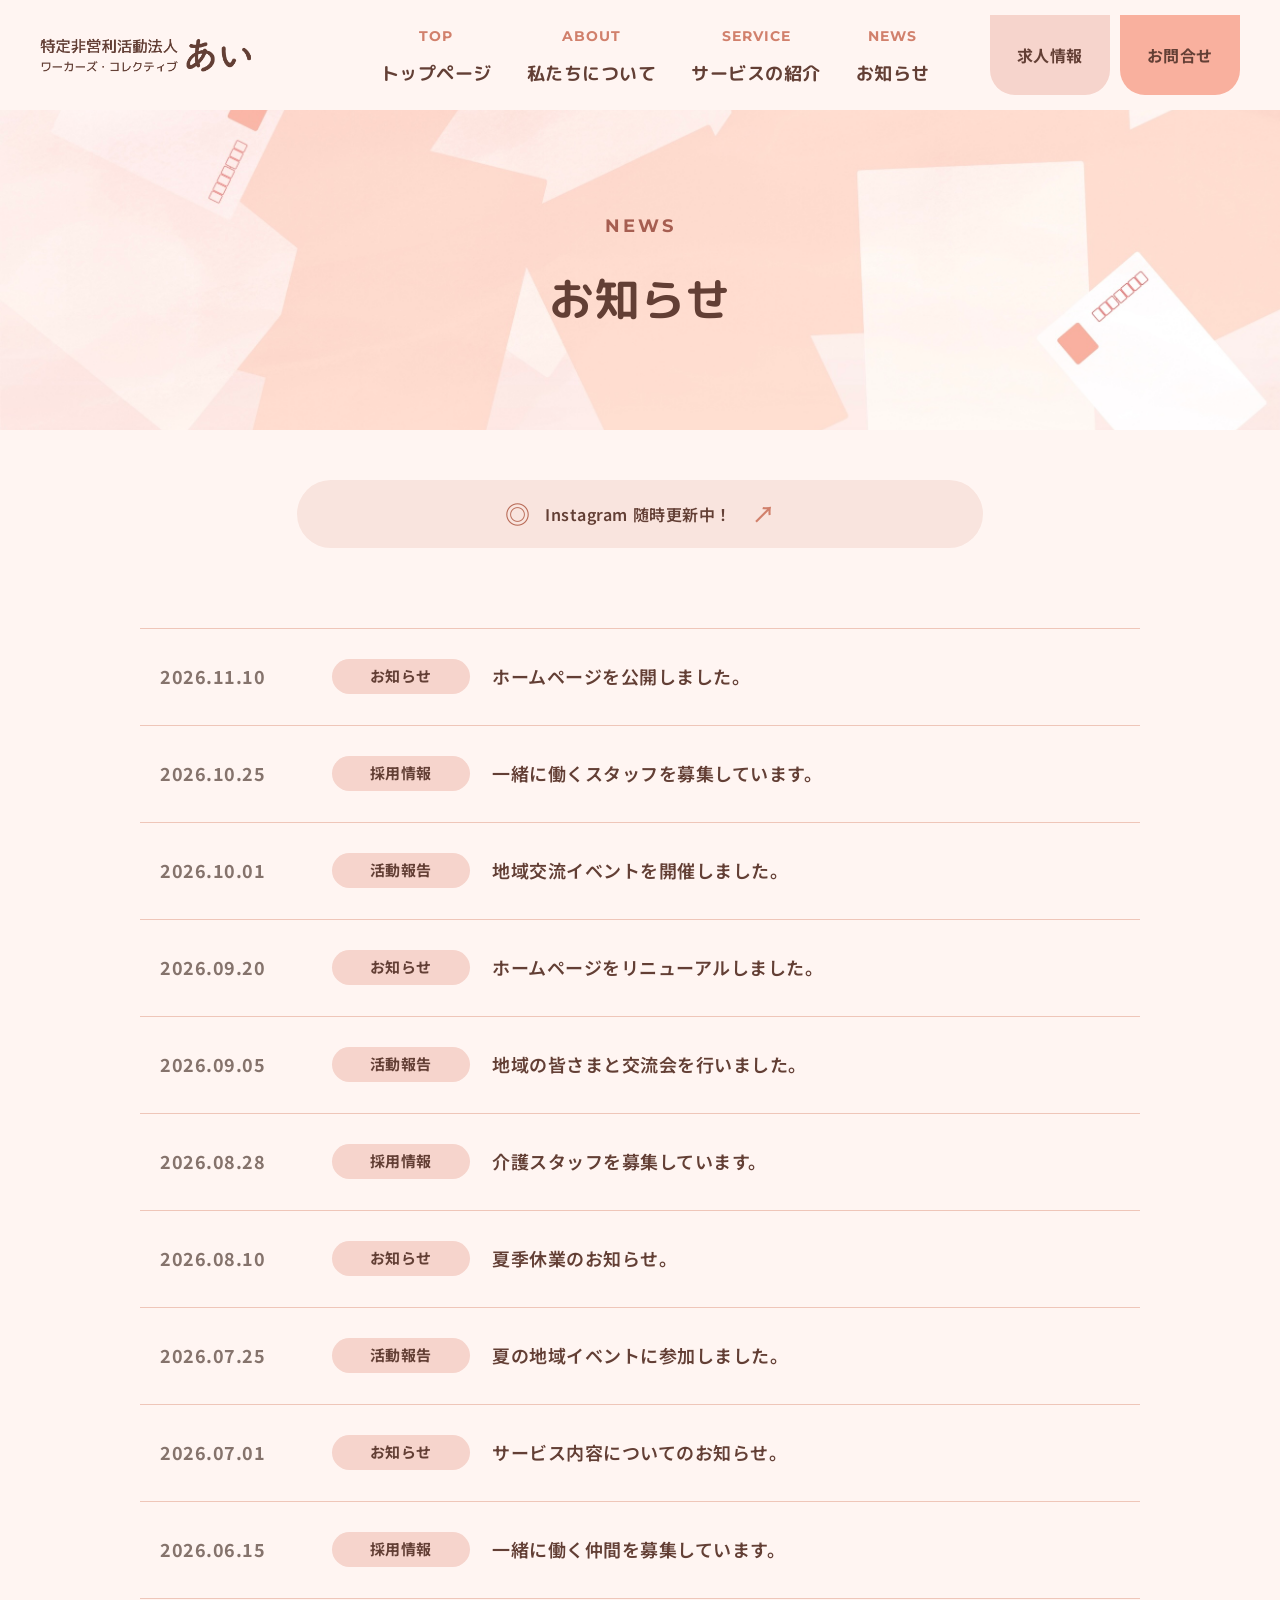
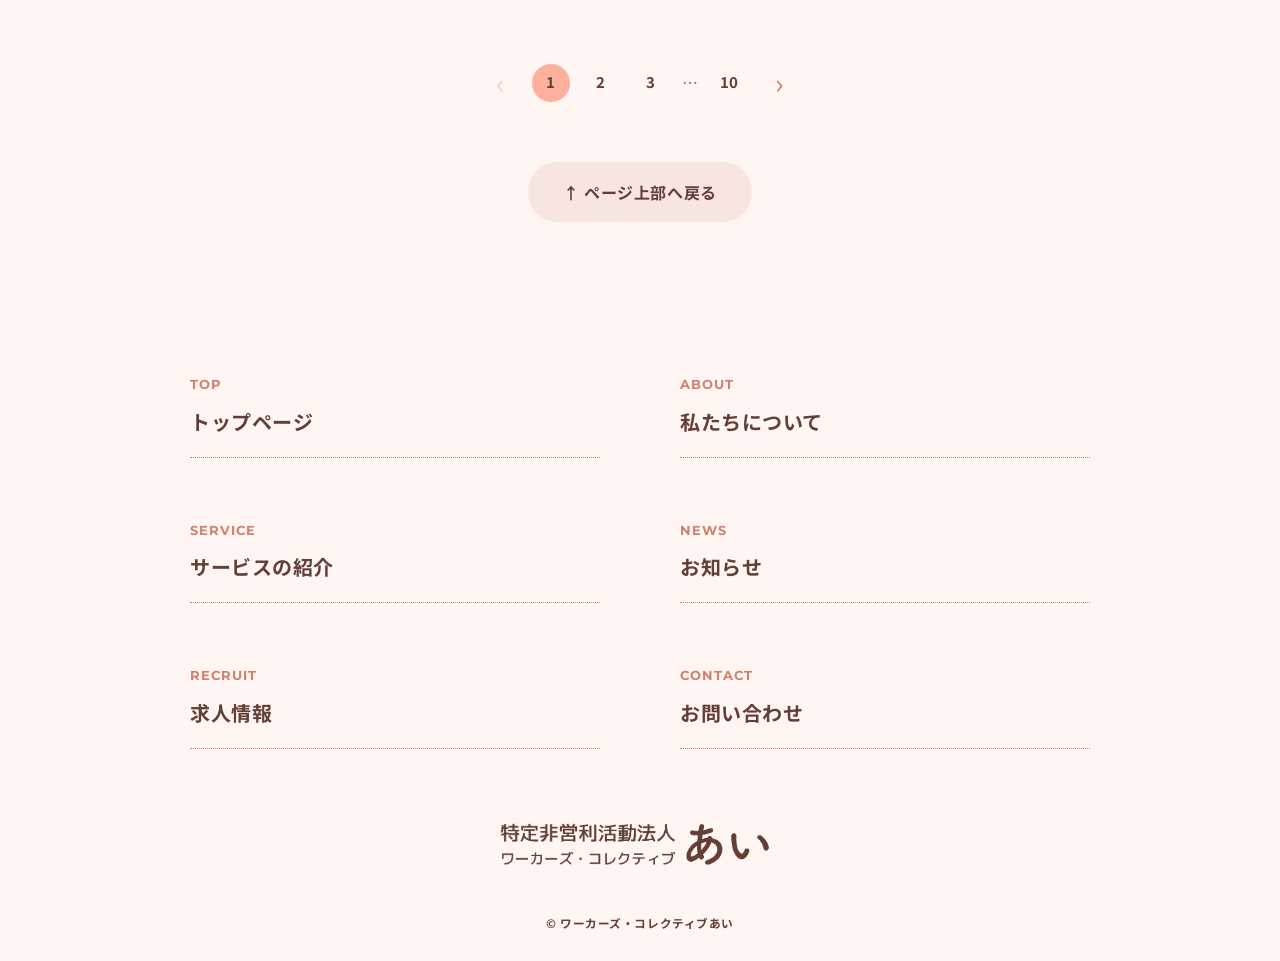
<file: news.html>
<!DOCTYPE html>
<html>

<head>
    <meta charset="UTF-8">
    <link rel="preconnect" href="https://fonts.googleapis.com">
    <link rel="preconnect" href="https://fonts.gstatic.com" crossorigin>
    <link href="https://fonts.googleapis.com/css2?family=M+PLUS+Rounded+1c:wght@400;500;700&family=Noto+Sans+JP:wght@400;500;700&family=Montserrat:wght@400;500;700&display=swap" rel="stylesheet">
    
    <title>  | あい | 海老名市の介護サービス</title>
    <meta name="description" content="ページの概要分を記載します">
    <meta name="viewport" content="width=device-width">
    <script src="./js/toggle-menu.js"></script>
<link href="./css/common.css" rel="stylesheet">
<link href="./css/about.css" rel="stylesheet">
<link href="./css/news.css" rel="stylesheet">
</head>

<body>


<!-- headerここから -->
<header class="header" id="top">
        <div class="header-inner">

        <!-- ロゴ -->
        <a class="header-logo" href="./index.html">
            <img src="./images/index/logo-header.png" alt="あい">
        </a>

        <!-- メニュー本体 -->
        <div class="header-site-menu">
            <nav class="site-menu">
                <ul>
                    <li>
                        <a href="./index.html">
                            <span class="menu-en">TOP</span>
                            <span class="menu-ja">トップページ</span>
                        </a>
                    </li>
                    <li>
                        <a href="./about.html">
                            <span class="menu-en">ABOUT</span>
                            <span class="menu-ja">私たちについて</span>
                        </a>
                    </li>
                    <li>
                        <a href="./service.html">
                            <span class="menu-en">SERVICE</span>
                            <span class="menu-ja">サービスの紹介</span>
                        </a>
                    </li>
                    <li>
                        <a href="./news.html">
                            <span class="menu-en">NEWS</span>
                            <span class="menu-ja">お知らせ</span>
                        </a>
                    </li>
                </ul>
            </nav>

            <!-- スマホメニュー内の電話お問い合わせ -->
            <div class="mobile-menu-contact">
                <p class="mobile-menu-contact-title">お問い合わせ・ご質問はこちらから承ります。</p>
                <a class="mobile-menu-phone" href="tel:0462359770">
                    <span class="phone-mark" aria-hidden="true">☎</span>
                    <span>046-235-9770</span>
                </a>
                <p class="mobile-menu-phone-label">訪問介護</p>
                <a class="mobile-menu-phone mobile-menu-phone-sub" href="tel:0462347461">
                    <span class="phone-mark" aria-hidden="true">☎</span>
                    <span>046-234-7461</span>
                </a>
                <p class="mobile-menu-phone-label">居宅支援</p>
                <p class="mobile-menu-hours">受付時間／平日 9:00～17:00</p>
            </div>


        </div>

        <!-- 求人・お問い合わせボタン -->
        <div class="header-actions">
            <a href="./recruit.html" class="header-action recruit">求人情報</a>
            <a href="./contact.html" class="header-action contact">お問合せ</a>

            <!-- スマホ用MENUボタン -->
            <button class="toggle-menu-button" aria-label="メニューを開く" aria-expanded="false">
                <span></span>
                <span></span>
                <span class="menu-label">MENU</span>
            </button>
        </div>

    </div>
</header>
<!-- headerここまで -->

    <!-- mainここから -->
    <!-- ページ上部 -->
<!-- mainここから -->
    <!-- ページ上部 -->
     <main class="main">
    <section class="about-hero">

        <img
            src="./images/news/bg-news.jpg"
            alt=""
            class="about-hero-image"
        >

        <div class="about-hero-title ">
            <span class="about-hero-en">NEWS</span>
            <h1>お知らせ</h1>
        </div>

    </section>

 <!-- Instagram案内 -->
        <div class="news-instagram">
            <a href="#" target="_blank" rel="noopener noreferrer">
                <span class="instagram-icon">◎</span>
                <span>Instagram 随時更新中！</span>
                <span class="instagram-arrow">↗</span>
            </a>
        </div>

        <!-- お知らせ一覧 -->
        <div class="news-list">

            <article class="news-item">
                <time class="news-date" datetime="2026-11-10">
                    2026.11.10
                </time>
                <span class="news-category">お知らせ</span>
                <p class="news-text">
                    ホームページを公開しました。
                </p>
            </article>

            <article class="news-item">
                <time class="news-date" datetime="2026-10-25">
                    2026.10.25
                </time>
                <span class="news-category">採用情報</span>
                <p class="news-text">
                    一緒に働くスタッフを募集しています。
                </p>
            </article>

            <article class="news-item">
                <time class="news-date" datetime="2026-10-01">
                    2026.10.01
                </time>
                <span class="news-category">活動報告</span>
                <p class="news-text">
                    地域交流イベントを開催しました。
                </p>
            </article>




<article class="news-item">
    <time class="news-date" datetime="2026-09-20">2026.09.20</time>
    <span class="news-category">お知らせ</span>
    <p class="news-text">ホームページをリニューアルしました。</p>
</article>

<article class="news-item">
    <time class="news-date" datetime="2026-09-05">2026.09.05</time>
    <span class="news-category">活動報告</span>
    <p class="news-text">地域の皆さまと交流会を行いました。</p>
</article>

<article class="news-item">
    <time class="news-date" datetime="2026-08-28">2026.08.28</time>
    <span class="news-category">採用情報</span>
    <p class="news-text">介護スタッフを募集しています。</p>
</article>

<article class="news-item">
    <time class="news-date" datetime="2026-08-10">2026.08.10</time>
    <span class="news-category">お知らせ</span>
    <p class="news-text">夏季休業のお知らせ。</p>
</article>

<article class="news-item">
    <time class="news-date" datetime="2026-07-25">2026.07.25</time>
    <span class="news-category">活動報告</span>
    <p class="news-text">夏の地域イベントに参加しました。</p>
</article>

<article class="news-item">
    <time class="news-date" datetime="2026-07-01">2026.07.01</time>
    <span class="news-category">お知らせ</span>
    <p class="news-text">サービス内容についてのお知らせ。</p>
</article>

<article class="news-item">
    <time class="news-date" datetime="2026-06-15">2026.06.15</time>
    <span class="news-category">採用情報</span>
    <p class="news-text">一緒に働く仲間を募集しています。</p>
</article>

        </div>

        <!-- ページ送り -->
<nav class="news-pagination" aria-label="お知らせページ">

    <a href="#" class="page-arrow disabled" aria-label="前のページ">‹</a>

    <a href="#" class="page-number active" aria-current="page">1</a>
    <a href="#" class="page-number">2</a>
    <a href="#" class="page-number">3</a>

    <span class="page-dots">…</span>

    <a href="#" class="page-number">10</a>

    <a href="#" class="page-arrow" aria-label="次のページ">›</a>

</nav>



    </section>

        <!-- TOPへ戻るボタン -->
<div class="page-top">
    <a href="#" aria-label="ページ上部へ戻る">
         ↑ ページ上部へ戻る
    </a>
</div>

    </main>
<!-- mainここまで -->

    <!-- mainここまで -->


<!-- footerここから -->
<footer class="footer">

    <!-- サイトマップ -->
    <nav class="footer-sitemap">
        <ul>
            <li>
                <a href="./index.html">
                    <span class="footer-en">TOP</span>
                    <span class="footer-ja">トップページ</span>
                </a>
            </li>

            <li>
                <a href="./about.html">
                    <span class="footer-en">ABOUT</span>
                    <span class="footer-ja">私たちについて</span>
                </a>
            </li>

            <li>
                <a href="./service.html">
                    <span class="footer-en">SERVICE</span>
                    <span class="footer-ja">サービスの紹介</span>
                </a>
            </li>

            <li>
                <a href="./news.html">
                    <span class="footer-en">NEWS</span>
                    <span class="footer-ja">お知らせ</span>
                </a>
            </li>

            <li>
                <a href="./recruit.html">
                    <span class="footer-en">RECRUIT</span>
                    <span class="footer-ja">求人情報</span>
                </a>
            </li>

            <li>
                <a href="./contact.html">
                    <span class="footer-en">CONTACT</span>
                    <span class="footer-ja">お問い合わせ</span>
                </a>
            </li>
        </ul>
    </nav>

    <!-- ロゴ -->
    <a class="footer-logo" href="./index.html">
            <img src="./images/index/logo-header.png" alt="あい">
    </a>

    <!-- コピーライト -->
    <p class="copyright">
        <small>&copy; ワーカーズ・コレクティブあい</small>
    </p>

</footer>
<!-- footerここまで -->
</body>

</html>
</file>
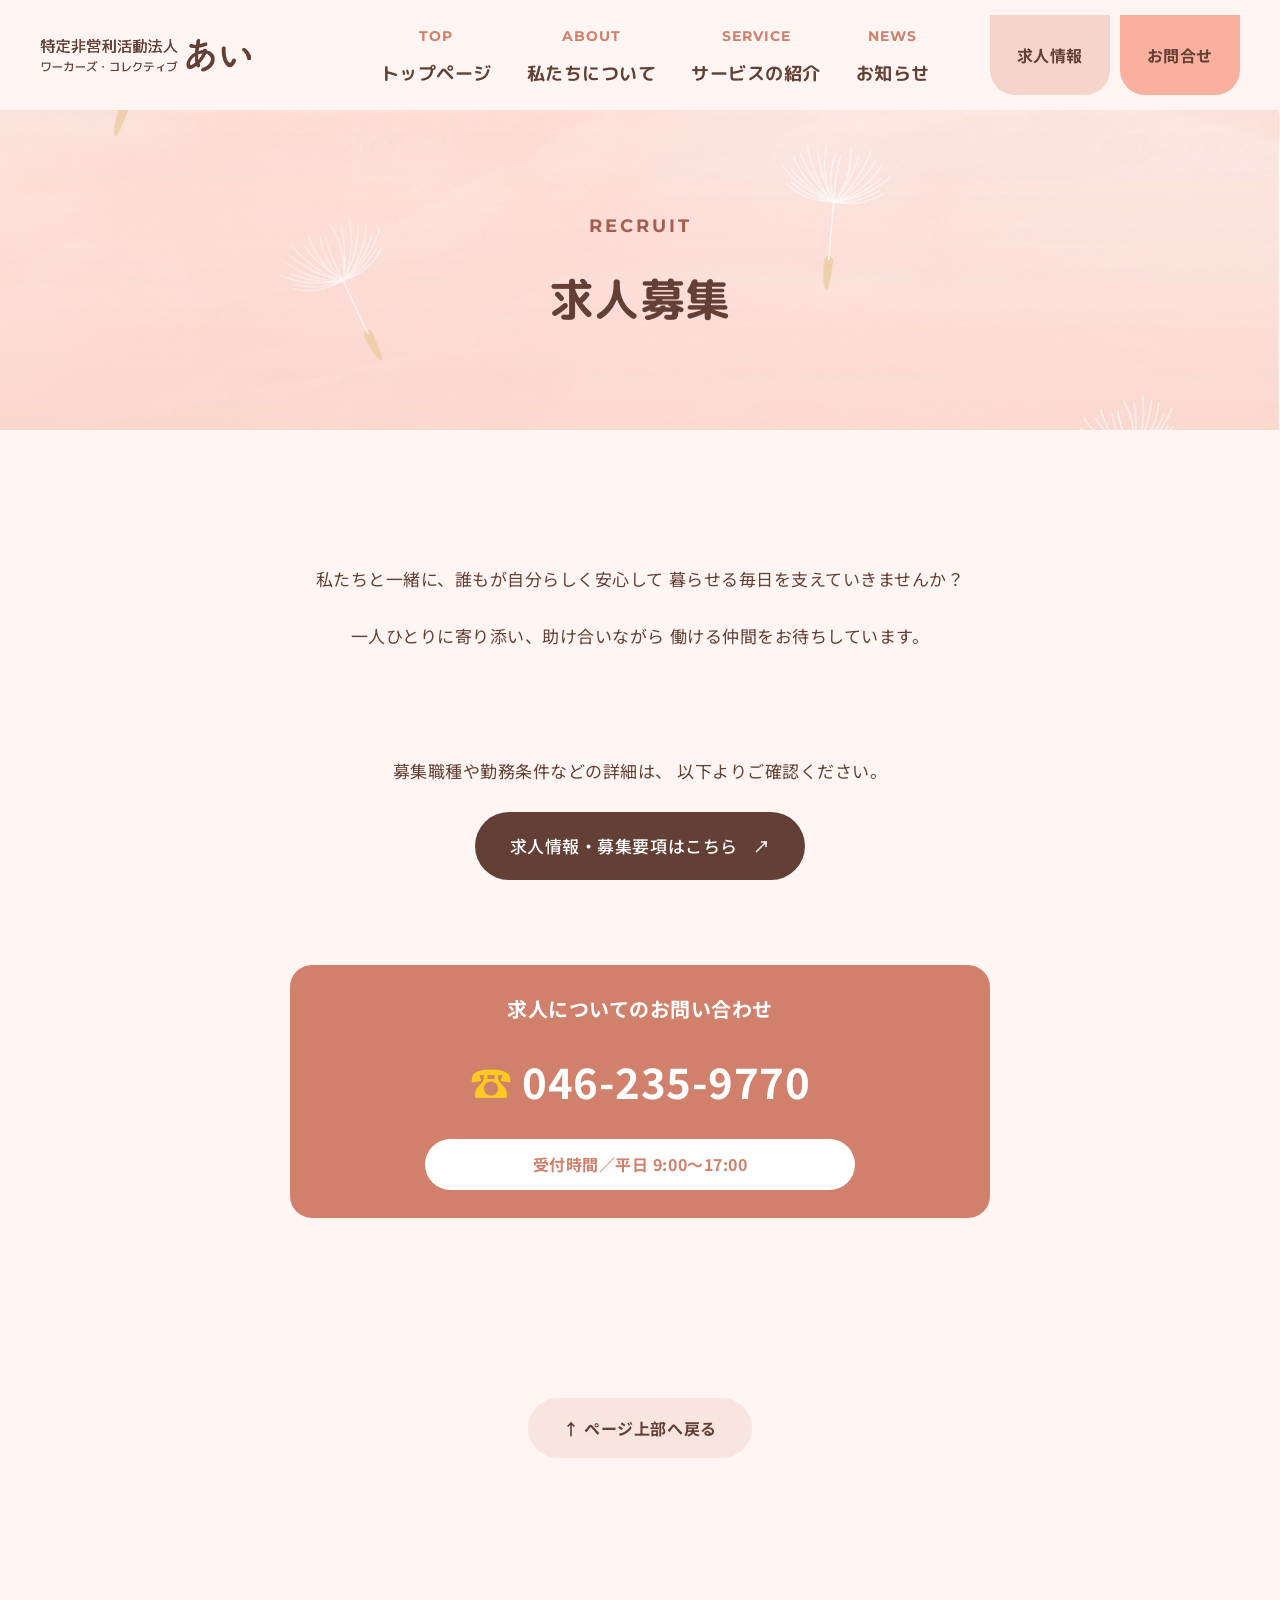
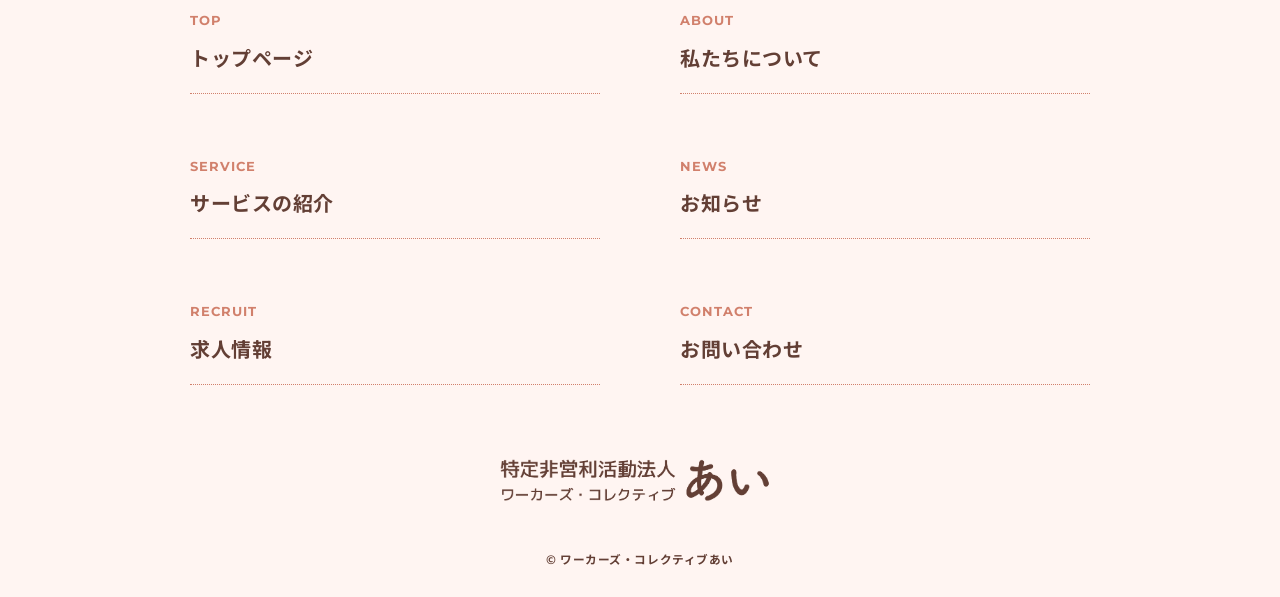
<file: recruit.html>
<!DOCTYPE html>
<html>

<head>
    <meta charset="UTF-8">
    <link rel="preconnect" href="https://fonts.googleapis.com">
    <link rel="preconnect" href="https://fonts.gstatic.com" crossorigin>
    <link href="https://fonts.googleapis.com/css2?family=M+PLUS+Rounded+1c:wght@400;500;700&family=Noto+Sans+JP:wght@400;500;700&family=Montserrat:wght@400;500;700&display=swap" rel="stylesheet">
    
    <title> 私たちについて | あい | 海老名市の介護サービス</title>
    <meta name="description" content="私たちの想い・事業内容・営業時間・連絡先などを載せています。">
    <meta name="viewport" content="width=device-width">
    <script src="./js/toggle-menu.js"></script>
    <link href="./css/common.css" rel="stylesheet">
    <link href="./css/about.css" rel="stylesheet">
    <link href="./css/recruit.css" rel="stylesheet"></head>

<body>


<!-- headerここから -->
<header class="header" id="top">
    <div class="header-inner">

        <!-- ロゴ -->
        <a class="header-logo" href="./index.html">
            <img src="./images/index/logo-header.png" alt="あい">
        </a>

        <!-- メニュー本体 -->
        <div class="header-site-menu">
            <nav class="site-menu">
                <ul>
                    <li>
                        <a href="./index.html">
                            <span class="menu-en">TOP</span>
                            <span class="menu-ja">トップページ</span>
                        </a>
                    </li>
                    <li>
                        <a href="./about.html">
                            <span class="menu-en">ABOUT</span>
                            <span class="menu-ja">私たちについて</span>
                        </a>
                    </li>
                    <li>
                        <a href="./service.html">
                            <span class="menu-en">SERVICE</span>
                            <span class="menu-ja">サービスの紹介</span>
                        </a>
                    </li>
                    <li>
                        <a href="./news.html">
                            <span class="menu-en">NEWS</span>
                            <span class="menu-ja">お知らせ</span>
                        </a>
                    </li>
                </ul>
            </nav>

            <!-- スマホメニュー内の電話お問い合わせ -->
            <div class="mobile-menu-contact">
                <p class="mobile-menu-contact-title">お問い合わせ・ご質問はこちらから承ります。</p>
                <a class="mobile-menu-phone" href="tel:0462359770">
                    <span class="phone-mark" aria-hidden="true">☎</span>
                    <span>046-235-9770</span>
                </a>
                <p class="mobile-menu-phone-label">訪問介護</p>
                <a class="mobile-menu-phone mobile-menu-phone-sub" href="tel:0462347461">
                    <span class="phone-mark" aria-hidden="true">☎</span>
                    <span>046-234-7461</span>
                </a>
                <p class="mobile-menu-phone-label">居宅支援</p>
                <p class="mobile-menu-hours">受付時間／平日 9:00～17:00</p>
            </div>


        </div>

        <!-- 求人・お問い合わせボタン -->
        <div class="header-actions">
            <a href="./recruit.html" class="header-action recruit">求人情報</a>
            <a href="./contact.html" class="header-action contact">お問合せ</a>

            <!-- スマホ用MENUボタン -->
            <button class="toggle-menu-button" aria-label="メニューを開く" aria-expanded="false">
                <span></span>
                <span></span>
                <span class="menu-label">MENU</span>
            </button>
        </div>

    </div>
</header>
<!-- headerここまで -->

    <!-- mainここから -->


<main class="main">
    <!-- ページ上部 -->
    <section class="about-hero">

        <img
            src="./images/recruit/bg-recruit.jpg"
            alt=""
            class="about-hero-image"
        >

        <div class="about-hero-title ">
            <span class="about-hero-en">RECRUIT</span>
            <h1>求人募集</h1>
        </div>

    </section>

    <!-- 求人メッセージ -->
    <section class="recruit-message">

        <div class="section-heading ">
        </div>

        <div class="recruit-message-text ">
            <p>
                私たちと一緒に、誰もが自分らしく安心して
                暮らせる毎日を支えていきませんか？
            </p>

            <p>
                一人ひとりに寄り添い、助け合いながら
                働ける仲間をお待ちしています。
            </p>
        </div>

        <div class="recruit-link ">
            <p>
                募集職種や勤務条件などの詳細は、
                以下よりご確認ください。
            </p>

            <a
                href="ここにGoogleドキュメントのURL"
                target="_blank"
                rel="noopener noreferrer"
                class="recruit-button"
            >
                求人情報・募集要項はこちら
                <span>↗</span>
            </a>
        </div>

        <!-- 電話でのお問い合わせ -->
        <div class="recruit-phone-contact">
            <p class="recruit-phone-title">求人についてのお問い合わせ</p>
            <a href="tel:0462359770" class="recruit-phone-number">
                <span aria-hidden="true">☎</span>
                046-235-9770
            </a>
            <p class="recruit-phone-hours">受付時間／平日 9:00～17:00</p>
        </div>

    </section>
    <!-- TOPへ戻るボタン -->
<div class="page-top">
    <a href="#top">
         ↑ ページ上部へ戻る
    </a>
</div>

</main>
    <!-- mainここまで -->


<!-- footerここから -->
<footer class="footer">

    <!-- サイトマップ -->
    <nav class="footer-sitemap">
        <ul>
            <li>
                <a href="./index.html">
                    <span class="footer-en">TOP</span>
                    <span class="footer-ja">トップページ</span>
                </a>
            </li>

            <li>
                <a href="./about.html">
                    <span class="footer-en">ABOUT</span>
                    <span class="footer-ja">私たちについて</span>
                </a>
            </li>

            <li>
                <a href="./service.html">
                    <span class="footer-en">SERVICE</span>
                    <span class="footer-ja">サービスの紹介</span>
                </a>
            </li>

            <li>
                <a href="./news.html">
                    <span class="footer-en">NEWS</span>
                    <span class="footer-ja">お知らせ</span>
                </a>
            </li>

            <li>
                <a href="./recruit.html">
                    <span class="footer-en">RECRUIT</span>
                    <span class="footer-ja">求人情報</span>
                </a>
            </li>

            <li>
                <a href="./contact.html">
                    <span class="footer-en">CONTACT</span>
                    <span class="footer-ja">お問い合わせ</span>
                </a>
            </li>
        </ul>
    </nav>

    <!-- ロゴ -->
    <a class="footer-logo" href="./index.html">
            <img src="./images/index/logo-header.png" alt="あい">
    </a>

    <!-- コピーライト -->
    <p class="copyright">
        <small>&copy; ワーカーズ・コレクティブあい</small>
    </p>

</footer>
<!-- footerここまで -->
</body>

</html>
</file>
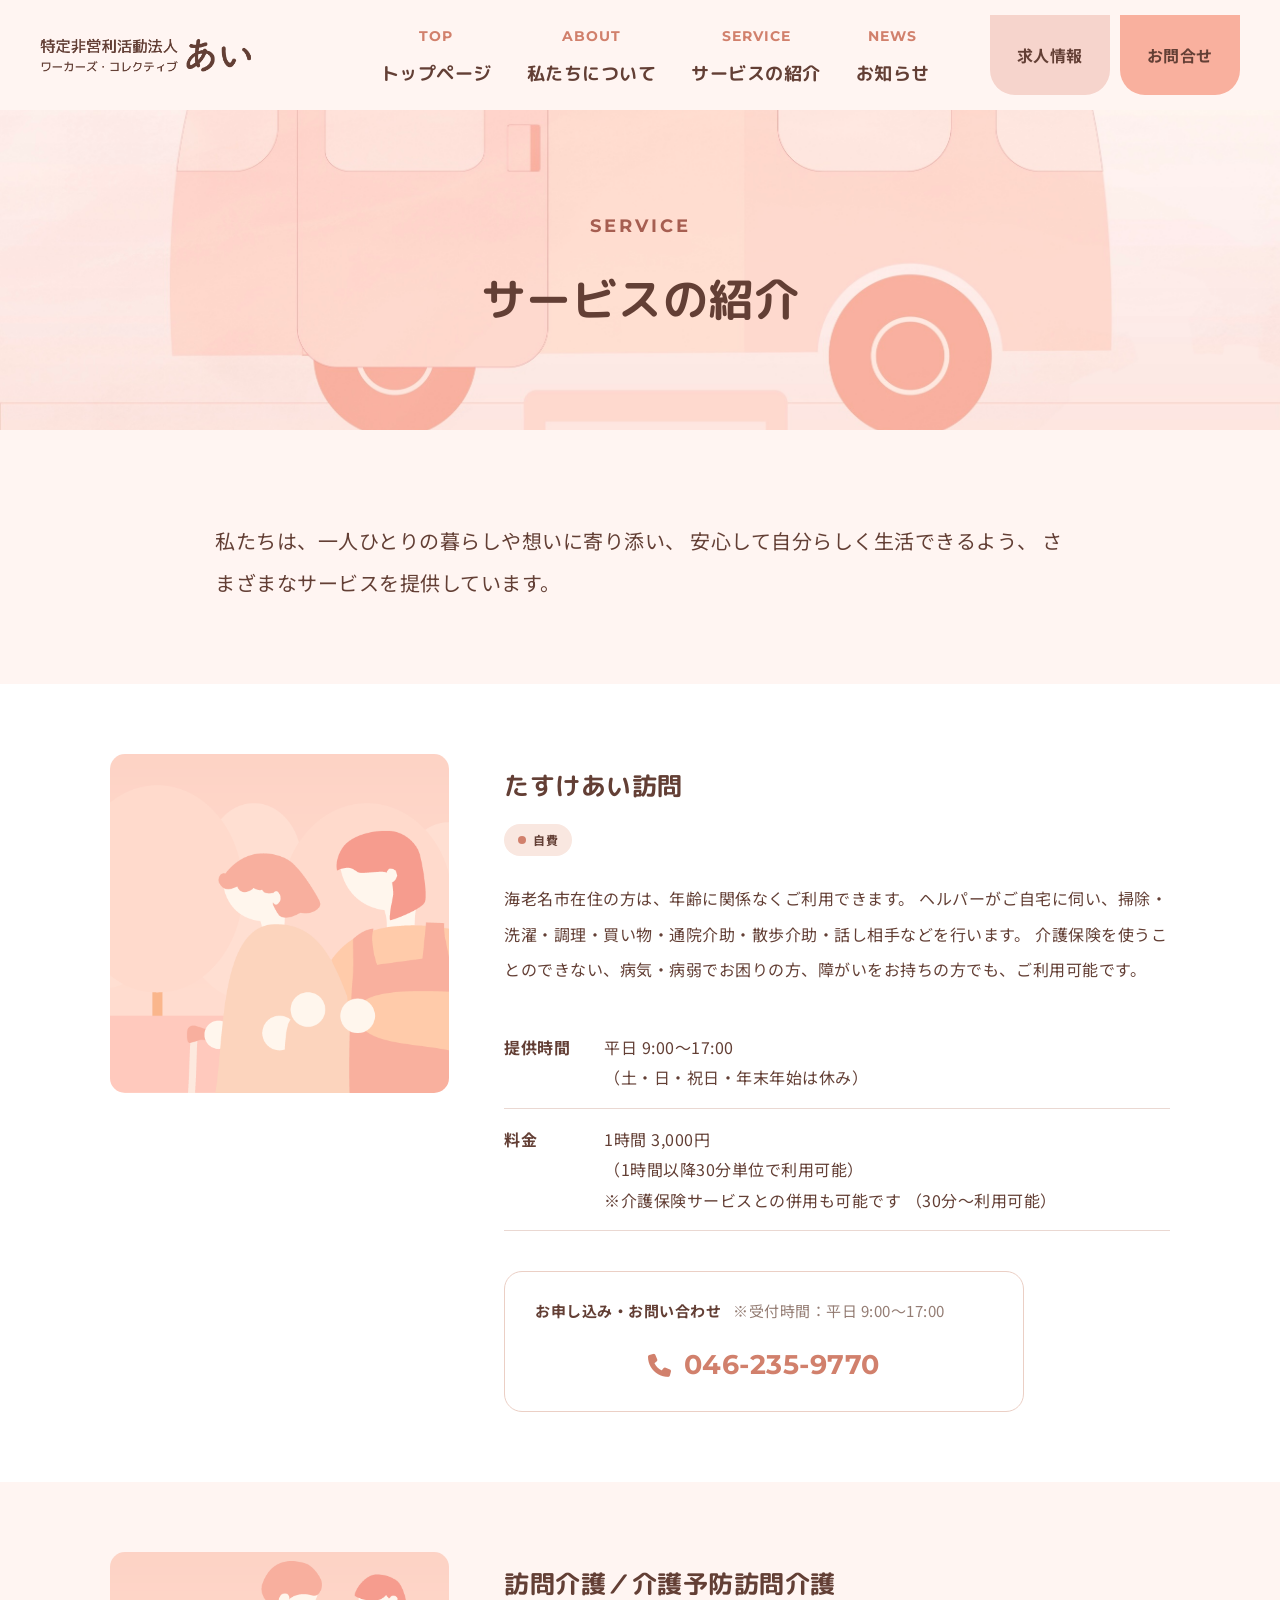
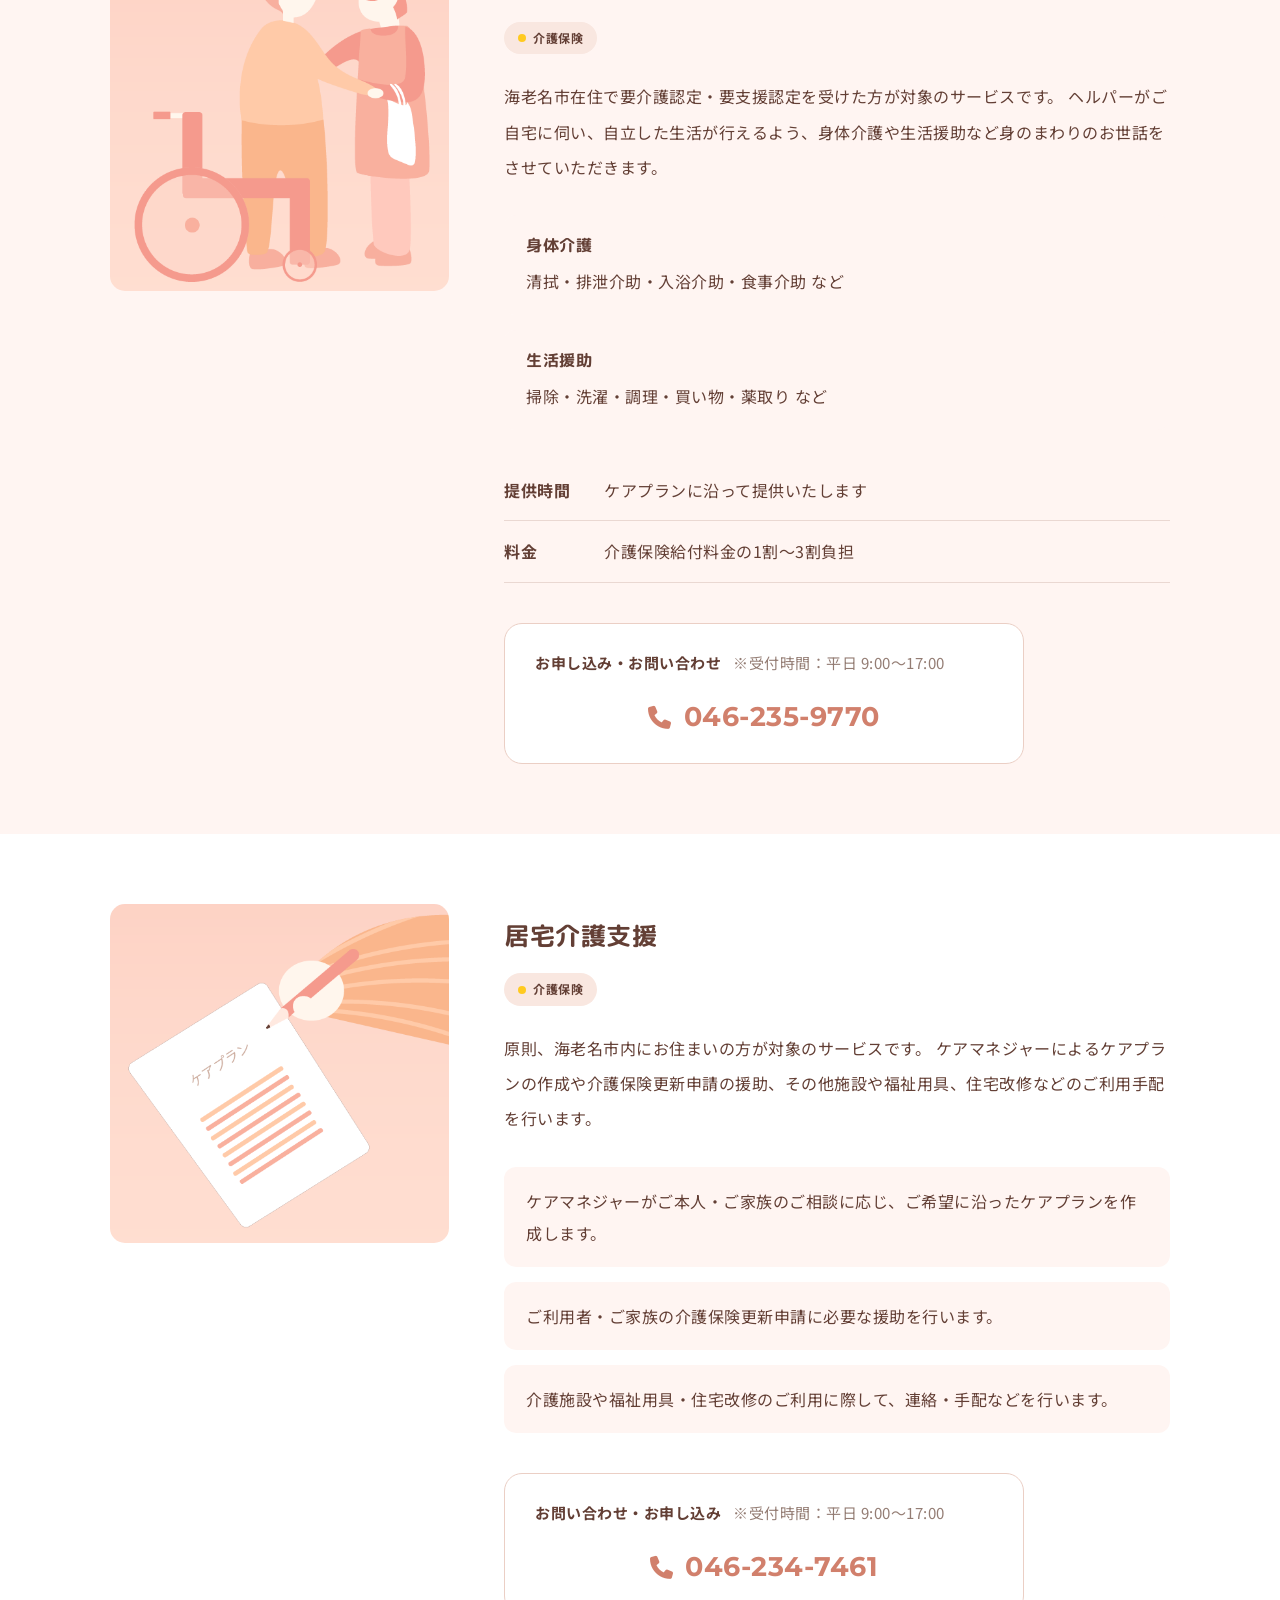
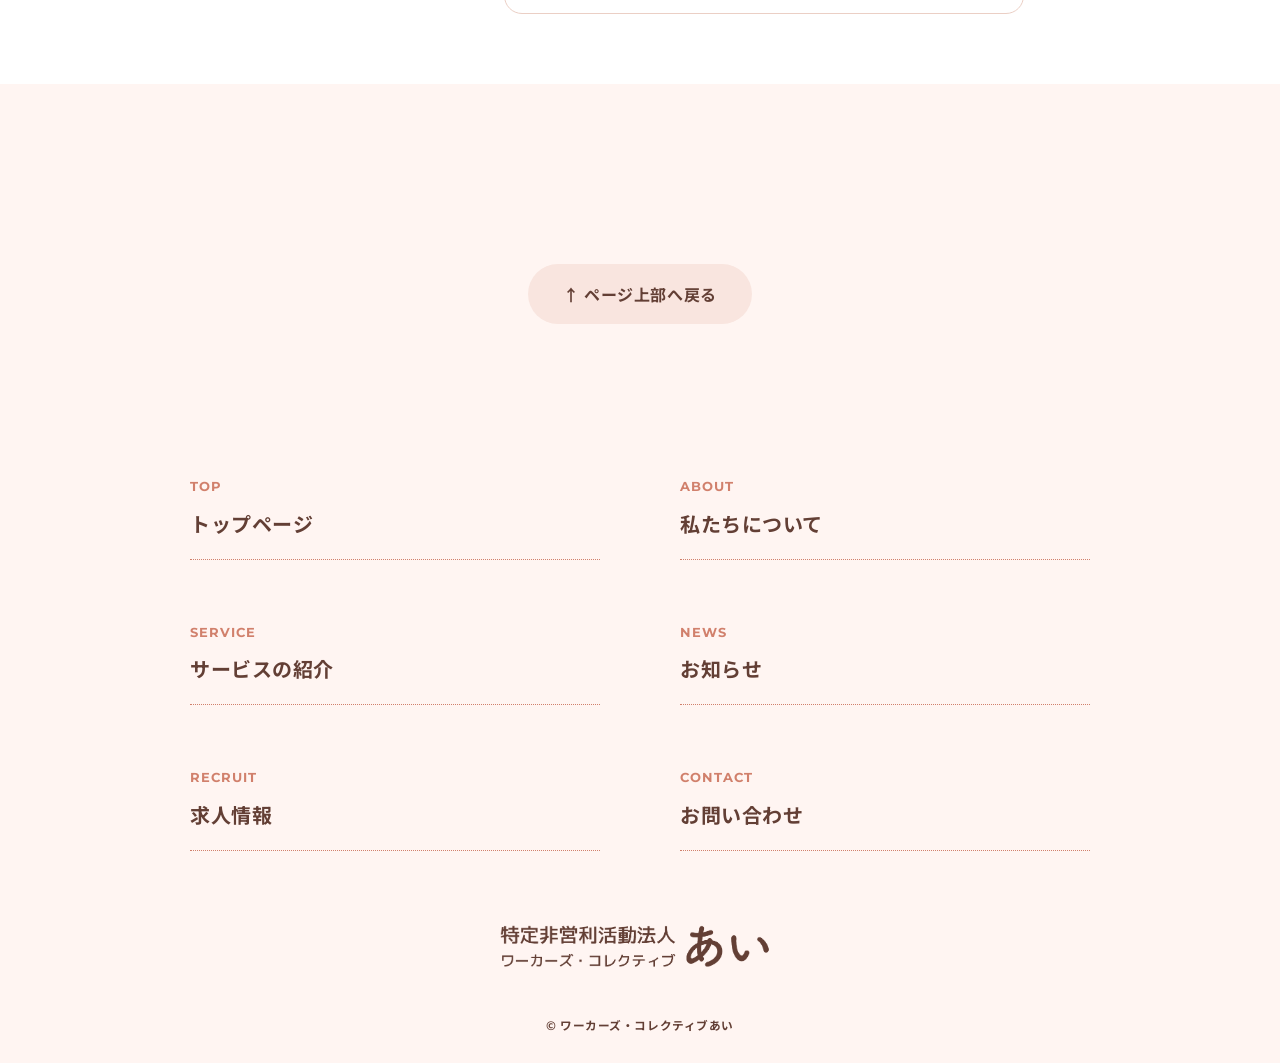
<file: service.html>
<!DOCTYPE html>
<html>

<head>
    <meta charset="UTF-8">
    <link rel="preconnect" href="https://fonts.googleapis.com">
    <link rel="preconnect" href="https://fonts.gstatic.com" crossorigin>
    <link href="https://fonts.googleapis.com/css2?family=M+PLUS+Rounded+1c:wght@400;500;700&family=Noto+Sans+JP:wght@400;500;700&family=Montserrat:wght@400;500;700&display=swap" rel="stylesheet">
    
    <title>サービスの紹介 | あい | 海老名市の介護サービス</title>
    <meta name="description" content="ワーカーズ・コレクティブあいが提供する訪問介護・たすけあい訪問・居宅介護支援をご紹介します。">
    <meta name="viewport" content="width=device-width">

    <script src="./js/toggle-menu.js"></script>
    <link href="./css/common.css" rel="stylesheet">
    <link href="./css/service.css" rel="stylesheet">

    <link rel="stylesheet"
    href="https://cdnjs.cloudflare.com/ajax/libs/font-awesome/6.5.2/css/all.min.css">
</head>

<body>
 

    
<!-- headerここから -->
<header class="header" id="top">
        <div class="header-inner">

        <!-- ロゴ -->
        <a class="header-logo" href="./index.html">
            <img src="./images/index/logo-header.png" alt="あい">
        </a>

        <!-- メニュー本体 -->
        <div class="header-site-menu">
            <nav class="site-menu">
                <ul>
                    <li>
                        <a href="./index.html">
                            <span class="menu-en">TOP</span>
                            <span class="menu-ja">トップページ</span>
                        </a>
                    </li>
                    <li>
                        <a href="./about.html">
                            <span class="menu-en">ABOUT</span>
                            <span class="menu-ja">私たちについて</span>
                        </a>
                    </li>
                    <li>
                        <a href="./service.html">
                            <span class="menu-en">SERVICE</span>
                            <span class="menu-ja">サービスの紹介</span>
                        </a>
                    </li>
                    <li>
                        <a href="./news.html">
                            <span class="menu-en">NEWS</span>
                            <span class="menu-ja">お知らせ</span>
                        </a>
                    </li>
                </ul>
            </nav>

            <!-- スマホメニュー内の電話お問い合わせ -->
            <div class="mobile-menu-contact">
                <p class="mobile-menu-contact-title">お問い合わせ・ご質問はこちらから承ります。</p>
                <a class="mobile-menu-phone" href="tel:0462359770">
                    <span class="phone-mark" aria-hidden="true">☎</span>
                    <span>046-235-9770</span>
                </a>
                <p class="mobile-menu-phone-label">訪問介護</p>
                <a class="mobile-menu-phone mobile-menu-phone-sub" href="tel:0462347461">
                    <span class="phone-mark" aria-hidden="true">☎</span>
                    <span>046-234-7461</span>
                </a>
                <p class="mobile-menu-phone-label">居宅支援</p>
                <p class="mobile-menu-hours">受付時間／平日 9:00～17:00</p>
            </div>


        </div>

        <!-- 求人・お問い合わせボタン -->
        <div class="header-actions">
            <a href="./recruit.html" class="header-action recruit">求人情報</a>
            <a href="./contact.html" class="header-action contact">お問合せ</a>

            <!-- スマホ用MENUボタン -->
            <button class="toggle-menu-button" aria-label="メニューを開く" aria-expanded="false">
                <span></span>
                <span></span>
                <span class="menu-label">MENU</span>
            </button>
        </div>

    </div>
</header>
<!-- headerここまで -->

    <!-- mainここから -->
<main class="main">

    <!-- ページ上部のイラスト・タイトル -->
    <section class="about-hero">

        <img
            src="./images/service/bg-service.jpg"
            alt=""
            class="about-hero-image"
        >

        <div class="about-hero-title ">
            <span class="about-hero-en">SERVICE</span>
            <h1>サービスの紹介</h1>
        </div>

    </section>


    <!-- サービス一覧 -->
    <section class="service-page">

        <div class="service-intro ">
            <p>
                私たちは、一人ひとりの暮らしや想いに寄り添い、
                安心して自分らしく生活できるよう、
                さまざまなサービスを提供しています。
            </p>
        </div>


        <!-- 01 たすけあい訪問 -->
        <article class="service-detail">

            <div class="service-detail-image">
                <img src="./images/index/service1.png"
                     alt="たすけあい訪問のイラスト">
            </div>

<div class="service-detail-content ">
                <span class="service-number"></span>

                <h2>たすけあい訪問</h2>

                <span class="service-badge">
                    <span class="badge-dot"></span>
                    自費
                </span>

                <p class="service-description">
                    海老名市在住の方は、年齢に関係なくご利用できます。
                    ヘルパーがご自宅に伺い、掃除・洗濯・調理・買い物・通院介助・散歩介助・話し相手などを行います。
                    介護保険を使うことのできない、病気・病弱でお困りの方、障がいをお持ちの方でも、ご利用可能です。
                </p>

                <dl class="service-info">
                    <div>
                        <dt>提供時間</dt>
                        <dd>
                            平日 9:00～17:00<br>
                            （土・日・祝日・年末年始は休み）
                        </dd>
                    </div>

                    <div>
                        <dt>料金</dt>
                        <dd>
                            1時間 3,000円<br>
                            （1時間以降30分単位で利用可能）<br>
                            ※介護保険サービスとの併用も可能です
                            （30分～利用可能）
                        </dd>
                    </div>
                </dl>

<div class="service-contact">

    <div class="service-contact-heading">
        <p>お申し込み・お問い合わせ</p>
        <span>※受付時間：平日 9:00～17:00</span>
    </div>

    <a href="tel:0462359770">
        <i class="fa-solid fa-phone"></i>
        046-235-9770
    </a>

</div>
            </div>

        </article>


        <!-- 02 訪問介護 -->
        <article class="service-detail">

            <div class="service-detail-image">
                <img src="./images/index/service2.png"
                     alt="訪問介護のイラスト">
            </div>

            <div class="service-detail-content ">

                <span class="service-number"></span>

                <h2>訪問介護／介護予防訪問介護</h2>

                <span class="service-badge insurance">
                    <span class="badge-dot2"></span>
                    介護保険
                </span>

                <p class="service-description">
                    海老名市在住で要介護認定・要支援認定を受けた方が対象のサービスです。
                    ヘルパーがご自宅に伺い、自立した生活が行えるよう、身体介護や生活援助など身のまわりのお世話をさせていただきます。
                </p>

                <div class="service-support">

                    <div>
                        <h3>身体介護</h3>
                        <p>
                            清拭・排泄介助・入浴介助・食事介助 など
                        </p>
                    </div>

                    <div>
                        <h3>生活援助</h3>
                        <p>
                            掃除・洗濯・調理・買い物・薬取り など
                        </p>
                    </div>

                </div>

                <dl class="service-info">
                    <div>
                        <dt>提供時間</dt>
                        <dd>ケアプランに沿って提供いたします</dd>
                    </div>

                    <div>
                        <dt>料金</dt>
                        <dd>介護保険給付料金の1割～3割負担</dd>
                    </div>
                </dl>

                
              <div class="service-contact">

    <div class="service-contact-heading">
        <p>お申し込み・お問い合わせ</p>
        <span>※受付時間：平日 9:00～17:00</span>
    </div>

    <a href="tel:0462359770">
        <i class="fa-solid fa-phone"></i>
        046-235-9770
    </a>

</div>
            </div>

        </article>


        <!-- 03 居宅介護支援 -->
        <article class="service-detail">

            <div class="service-detail-image">
                <img src="./images/index/service3.png"
                     alt="居宅介護支援のイラスト">
            </div>

            <div class="service-detail-content ">

                <span class="service-number"></span>

                <h2>居宅介護支援</h2>

                <span class="service-badge insurance">
                    <span class="badge-dot2"></span>
                    介護保険
                </span>

                <p class="service-description">
                    原則、海老名市内にお住まいの方が対象のサービスです。
                    ケアマネジャーによるケアプランの作成や介護保険更新申請の援助、その他施設や福祉用具、住宅改修などのご利用手配を行います。
                </p>

                <div class="service-support">
                    <div>
                        <p>ケアマネジャーがご本人・ご家族のご相談に応じ、ご希望に沿ったケアプランを作成します。</p>
                    </div>

                    <div>
                        <p>ご利用者・ご家族の介護保険更新申請に必要な援助を行います。</p>
                    </div>

                    <div>
                        <p>介護施設や福祉用具・住宅改修のご利用に際して、連絡・手配などを行います。</p>
                    </div>
                </div>

<div class="service-contact">

    <div class="service-contact-heading">
        <p>お問い合わせ・お申し込み</p>
        <span>※受付時間：平日 9:00～17:00</span>
    </div>

    <a href="tel:0462347461">
        <i class="fa-solid fa-phone"></i>
        046-234-7461
    </a>

</div>

            </div>

        </article>

    </section>

        <!-- TOPへ戻るボタン -->
<div class="page-top">
    <a href="#top">
         ↑ ページ上部へ戻る
    </a>
</div>

</main>
<!-- mainここまで -->

    <!-- mainここまで -->


<!-- footerここから -->
<footer class="footer">

    <!-- サイトマップ -->
    <nav class="footer-sitemap">
        <ul>
            <li>
                <a href="./index.html">
                    <span class="footer-en">TOP</span>
                    <span class="footer-ja">トップページ</span>
                </a>
            </li>

            <li>
                <a href="./about.html">
                    <span class="footer-en">ABOUT</span>
                    <span class="footer-ja">私たちについて</span>
                </a>
            </li>

            <li>
                <a href="./service.html">
                    <span class="footer-en">SERVICE</span>
                    <span class="footer-ja">サービスの紹介</span>
                </a>
            </li>

            <li>
                <a href="./news.html">
                    <span class="footer-en">NEWS</span>
                    <span class="footer-ja">お知らせ</span>
                </a>
            </li>

            <li>
                <a href="./recruit.html">
                    <span class="footer-en">RECRUIT</span>
                    <span class="footer-ja">求人情報</span>
                </a>
            </li>

            <li>
                <a href="./contact.html">
                    <span class="footer-en">CONTACT</span>
                    <span class="footer-ja">お問い合わせ</span>
                </a>
            </li>
        </ul>
    </nav>

    <!-- ロゴ -->
    <a class="footer-logo" href="./index.html">
            <img src="./images/index/logo-header.png" alt="あい">
    </a>

    <!-- コピーライト -->
    <p class="copyright">
        <small>&copy; ワーカーズ・コレクティブあい</small>
    </p>

</footer>
<!-- footerここまで -->
</body>

</html>
</file>
<file: css/common.css>
@charset "UTF-8";

/* 共通カラー */
:root {
  --color-main: #D1806C;
  --color-main-hover: #B96C58;
  --color-sub: #F6D4CC;
  --color-sub-hover: #EBCFC5;
  --color-text: #633F35;
  --color-white: #FFFFFF;
}

/* =========================
   基本設定
========================= */
*,
*::before,
*::after {
  box-sizing: border-box;
  margin: 0;
  padding: 0;
}

ul,
ol {
  list-style: none;
}

a {
  color: inherit;
  text-decoration: none;
}


body {
  background-color: #FFF5F2;
  color: #633F35;

  /* 本文フォント */
  font-family: "Noto Sans JP", sans-serif;
  font-size: 17px;
  font-weight: 400;

  /* 読みやすさ */
  letter-spacing: 0.03em;
  line-height: 1.9;
}

img {
  max-width: 100%;
}


/* 見出し */
h1,
h2,
h3,
h4 {
  font-family: "M PLUS Rounded 1c", sans-serif;
  font-weight: 700;
  line-height: 1.5;
}

/* 英字・数字 */
.section-en,
.about-hero-en,
.menu-en,
.footer-en,
.service-number {
  font-family: "Montserrat", sans-serif;
}
/* =========================
   ヘッダー：共通
========================= */
.header-inner {
  display: flex;
  align-items: center;
  justify-content: space-between;
  max-width: 1200px;
  height: 110px;
  margin: 0 auto;
  padding: 0 40px;
}

.header-logo {
  display: block;
  width: 220px;
}

.header-logo img {
  display: block;
  width: 100%;
  height: auto;
}

.site-menu {
  font-family: "M PLUS Rounded 1c", sans-serif;
  font-weight: 600;
}

.site-menu ul {
  display: flex;
  align-items: center;
}

.site-menu ul li {
  margin-right: 10px;
  margin-left: 10px;
}

.site-menu a {
  font-size: 15px;
  white-space: nowrap;
}

.header-site-menu .menu-en {
  display: block;
  margin-bottom: 10px;
  color: #D1806C;
  font-size: 14px;
  font-weight: 700;
  letter-spacing: 1px;
}

.header-site-menu .menu-ja {
  color: #633F35;
  font-size: 18px;
  font-weight: 700;
  line-height: 1.5;
}

/* 画面幅に応じたナビゲーション項目の余白 */
@media (max-width: 1400px) {
  .site-menu ul li {
    margin-right: 5px;
    margin-left: 5px;
  }
}

/* =========================
   フッター：共通
========================= */
.footer {
  display: flex;
  flex-direction: column;
  align-items: center;
  padding: 60px 30px 25px;
  background-color: #FFF5F2;
  color: #633F35;
}

.footer-sitemap {
  width: calc(100% - 80px);
  max-width: 900px;
  margin: 0 auto;
}

.footer-sitemap ul {
  display: grid;
  grid-template-columns: 1fr 1fr;
  column-gap: 80px;
  row-gap: 40px;
  width: 100%;
}

.footer-sitemap li {
  position: relative;
  border-bottom: 1px dotted #d1806c;
}

.footer-sitemap a {
  display: flex;
  flex-direction: column;
  padding: 20px 0;
}

.footer-en {
  margin-bottom: 10px;
  color: #D1806C;
  font-size: 13px;
  font-weight: 700;
  letter-spacing: 1px;
}

.footer-ja {
  color: #633F35;
  font-size: 20px;
  font-weight: 700;
  line-height: 1.5;
}

.footer-logo {
  display: block;
  width: 280px;
  max-width: 80%;
  margin: 60px auto 0;
}

.footer-logo img {
  display: block;
  width: 100%;
  height: auto;
}

.copyright {
  margin-top: 30px;
  font-size: 14px;
  font-weight: 700;
  text-align: center;
}

/* =========================
   PCヘッダー
========================= */
@media (min-width: 1101px) {
  .header-inner {
    width: 100%;
    max-width: 1800px;
    gap: 25px;
  }

  .header-logo {
    flex-shrink: 0;
  }

  .header-site-menu {
    flex: 0 1 auto;
    min-width: 0;
    margin-right: 30px;
    margin-left: auto;
    overflow-x: auto;
    overflow-y: hidden;
    scrollbar-width: none;
  }

  .header-site-menu::-webkit-scrollbar {
    display: none;
  }

  .header-site-menu .site-menu ul {
    display: flex;
    flex-wrap: nowrap;
    justify-content: flex-start;
    gap: 25px;
    width: max-content;
    min-width: 0;
  }

  .header-site-menu .site-menu li {
    flex-shrink: 0;
  }

  .header-site-menu .site-menu a {
    display: flex;
    flex-direction: column;
    align-items: center;
    justify-content: center;
    font-size: 16px;
    white-space: nowrap;
  }

  .header-actions {
    display: flex;
    flex-shrink: 0;
    align-items: center;
    gap: 10px;
  }

  .header-action {
    display: flex;
    align-items: center;
    justify-content: center;
    min-width: 120px;
    height: 80px;
    padding: 0 20px;
    border-radius: 0 0 25px 25px;
    font-size: 16px;
    font-weight: 700;
    white-space: nowrap;
  }

.header-action {
  transition: background-color 0.25s ease, color 0.25s ease;
}

.header-action.recruit {
  background-color: #F6D4CC;
  color: #633F35;
}
  .header-action.contact {
    background-color: #F9B09E;
    color: #633F35;
  }

  
.header-action.recruit:hover {
  background-color: var(--color-sub-hover);
}

.header-action.contact:hover {
  background-color: var(--color-main-hover);
  color: var(--color-white);
}

  .toggle-menu-button {
    display: none;
  }
}

/* =========================
   タブレット・スマートフォンヘッダー
========================= */
@media (max-width: 1100px) {
  .header {
    position: fixed;
    z-index: 100;
    top: 0;
    left: 0;
    width: 100%;
    height: 100px;
    background-color: #FFFFFF;
  }

  .header-inner {
    position: relative;
    height: 100px;
    padding: 0 5px 0 15px;
  }

  .header-logo {
    width: 180px;
    flex-shrink: 1;
  }

  .header-actions {
    position: relative;
    z-index: 101;
    display: flex;
    flex-shrink: 0;
    align-items: stretch;
    gap: 4px;
    height: 100px;
  }

  .header-action,
  .toggle-menu-button {
    display: flex;
    flex-direction: column;
    align-items: center;
    justify-content: center;
    width: 60px;
    height: 100px;
    margin: 0;
    padding: 5px;
    border: none;
    border-radius: 0 0 15px 15px;
    color: #FFFFFF;
    font-size: 11px;
    font-weight: 700;
    text-align: center;
    text-decoration: none;
    cursor: pointer;
  }

  .header-action.recruit {
    background-color: #F3A28F;
  }

  .header-action.contact {
    background-color: #E77870;
  }

  .toggle-menu-button {
    gap: 6px;
    background-color: #633F35;
  }

  .toggle-menu-button span:not(.menu-label) {
    display: block;
    width: 22px;
    height: 2px;
    background-color: #FFFFFF;
    transition: transform 0.3s ease;
  }

  .toggle-menu-button .menu-label {
    display: block;
    font-size: 11px;
    line-height: 1;
  }

  .toggle-menu-button.is-show span:nth-child(1) {
    transform: translateY(4px) rotate(45deg);
  }

  .toggle-menu-button.is-show span:nth-child(2) {
    transform: translateY(-4px) rotate(-45deg);
  }

  .toggle-menu-button.is-show .menu-label {
    font-size: 0;
  }

  .toggle-menu-button.is-show .menu-label::after {
    content: "CLOSE";
    font-size: 10px;
  }

  .header-site-menu {
    position: fixed;
    z-index: 90;
    top: 110px;
    right: 0;
    bottom: 0;
    left: 0;
    display: block;
    overflow-y: auto;
    padding: 18px 16px 20px;
    background-color: #FFF5F2;
    opacity: 0;
    visibility: hidden;
    pointer-events: none;
    transition: opacity 0.7s ease, visibility 0.7s ease;
  }

  .header-site-menu.is-show {
    opacity: 1;
    visibility: visible;
    pointer-events: auto;
  }

  .header-site-menu .site-menu {
    min-height: 0;
    padding: 18px 22px 20px;
    border-radius: 35px;
    background-color: #FFFFFF;
  }

  .header-site-menu .site-menu ul {
    display: flex;
    flex-direction: column;
    align-items: stretch;
    gap: 0;
  }

  .header-site-menu .site-menu li {
    width: 100%;
    border-bottom: 4px dotted #d1806c;
    text-align: left;
  }

  .header-site-menu .site-menu a {
    display: flex;
    flex-direction: column;
    padding: 9px 0;
    text-decoration: none;
  }

  .header-site-menu .nav-button {
    display: none !important;
  }

  main {
    padding-top: 100px;
  }

  /* タブレット・スマホのフッター */
  .footer {
    padding: 40px 25px 20px;
  }

  .footer-logo {
    width: 180px;
    margin-top: 40px;
  }

  .copyright {
    margin-top: 25px;
    font-size: 12px;
  }
}

/* =========================
   スマートフォンのフッター
========================= */
@media (max-width: 800px) {
  .footer-sitemap {
    width: calc(100% - 40px);
  }

  .footer-sitemap ul {
    column-gap: 20px;
    row-gap: 25px;
  }

  .footer-sitemap a {
    padding: 9px 0;
  }

  .footer-ja {
    font-size: 16px;
  }

  .footer-logo {
    width: 220px;
  }
}

/* =========================
   TOPへ戻るボタン
========================= */
.page-top {
  display: flex;
  justify-content: center;
  padding: 60px 0 70px;
  background-color: #FFF5F2;
}

.page-top a {
  display: inline-flex;
  align-items: center;
  justify-content: center;
  gap: 12px;
  min-width: 190px;
  padding: 15px 35px;
  border-radius: 50px;
  background-color: #F9E5DF;
  color: #633F35;
  font-size: 14px;
  font-weight: 700;
  text-decoration: none;
  transition: background-color 0.3s, transform 0.3s;
}

.page-top a:hover {
  background-color: #F6D4CC;
  transform: translateY(-3px);
}

@media (max-width: 768px) {
  .page-top {
    padding: 40px 0 50px;
  }

  .page-top a {
    min-width: 160px;
    padding: 13px 28px;
    font-size: 13px;
  }
}

/* =========================
   下層ページ共通：上部イラスト・タイトル
========================= */
.about-hero {
  position: relative;
  width: 100%;
  height: 320px;
  overflow: hidden;
}

.about-hero-image {
  display: block;
  width: 100%;
  height: 100%;
  object-fit: cover;
  object-position: center;
}

.about-hero-title {
  position: absolute;
  top: 50%;
  left: 50%;
  z-index: 2;
  width: 90%;
  color: #633F35;
  text-align: center;
  transform: translate(-50%, -50%);
}

.about-hero-en {
  display: block;
  margin-bottom: 25px;
  color: #D1806C;
  font-family: "Montserrat", sans-serif;
  font-size: 18px;
  font-weight: 700;
  letter-spacing: 3px;
}

.about-hero-title h1 {
  font-family: "M PLUS Rounded 1c", sans-serif;
  font-size: clamp(30px, 3.5vw, 52px);
  font-weight: 700;
  line-height: 1.4;
}

/* スマートフォン */
@media (max-width: 800px) {
  .about-hero {
    height: 220px;
  }

  

  .about-hero-title {
    top: 55%;
    transform: translate(-50%, -50%);
  }

  .about-hero-en {
    margin-bottom: 15px;
    font-size: 13px;
  }

  .about-hero-title h1 {
    font-size: clamp(28px, 7vw, 40px);
  }
}



/* =========================
   スマホメニュー内の電話お問い合わせ
========================= */
.mobile-menu-contact {
  display: none;
}

@media (max-width: 1100px) {
  .mobile-menu-contact {
    display: block;
    box-sizing: border-box;
    width: 100%;
    max-width: 640px;
    margin: 16px auto 0;
    padding: 18px 16px;
    border-radius: 22px;
    background-color: #D1806C;
    color: #FFFFFF;
    text-align: center;
  }

  .mobile-menu-contact-title {
    margin: 0 0 8px;
    font-size: clamp(15px, 4vw, 20px);
    font-weight: 700;
    line-height: 1.45;
  }

  .mobile-menu-phone {
    display: flex;
    align-items: center;
    justify-content: center;
    gap: 10px;
    color: #FFFFFF;
    font-size: clamp(20px, 5.5vw, 32px);
    font-weight: 700;
    line-height: 1.2;
    text-decoration: none;
    white-space: nowrap;
    transition: color 0.2s ease;
  }

  .mobile-menu-phone:hover {
    color: #633F35;
  }

  .mobile-menu-phone .phone-mark {
    color: #FFCA20;
    font-size: 0.9em;
  }

  .mobile-menu-phone-label {
    margin: 0 0 7px;
    color: #FFFFFF;
    font-size: 12px;
  }

  .mobile-menu-phone-sub {
    margin-top: 2px;
    font-size: clamp(18px, 4.8vw, 26px);
  }

  .mobile-menu-hours {
    margin: 10px 0 0;
    padding: 8px 10px;
    border-radius: 30px;
    background-color: #FFFFFF;
    color: #D1806C;
    font-size: clamp(13px, 3.5vw, 16px);
    font-weight: 700;
  }
}


@media (max-width: 480px) {
  .header-site-menu {
    padding-top: 12px;
    padding-bottom: 14px;
  }

  .header-site-menu .site-menu {
    padding: 14px 20px 16px;
    border-radius: 28px;
  }

  .header-site-menu .site-menu a {
    padding: 7px 0;
  }

  .mobile-menu-contact {
    margin-top: 12px;
    padding: 16px 12px;
    border-radius: 18px;
  }

  .mobile-menu-contact-title {
    font-size: 14px;
  }

  .mobile-menu-phone {
    font-size: clamp(19px, 5.2vw, 25px);
    gap: 7px;
  }

  .mobile-menu-phone-sub {
    font-size: clamp(17px, 4.6vw, 22px);
  }

  .mobile-menu-phone-label {
    margin-bottom: 5px;
    font-size: 11px;
  }

  .mobile-menu-hours {
    margin-top: 8px;
    padding: 7px 8px;
    font-size: 12px;
  }
}


/* =========================
   2026-11 readability refinements
   Shared accessible type + subtitle color
========================= */
:root {
  --color-subtitle: #A65E51;
}

body {
  font-size: 16px;
}

/* Shared English section subtitles */
.section-en,
.about-hero-en {
  color: var(--color-subtitle);
}

/* Mobile contact label: improve legibility and tap area */
@media (max-width: 1100px) {
  .header-action.contact {
    font-size: 11px;
    font-weight: 700;
    line-height: 1.35;
  }
}

/* Back-to-top link: larger readable text and comfortable touch target */
.page-top a {
  font-size: 16px;
  font-weight: 700;
  min-height: 48px;
}

@media (max-width: 768px) {
  .page-top a {
    font-size: 15px;
    min-height: 48px;
  }
}


/* =========================
   全ページ共通：本文の読みやすさ
   PC 17px / スマートフォン 18px
========================= */
body {
  font-size: 17px;
  line-height: 1.9;
}

@media (max-width: 768px) {
  body {
    font-size: 18px;
    line-height: 1.9;
  }
}
</file>
<file: css/index.css>
@charset "utf-8";

/* ==================================================
   TOPページ
   - ファーストビュー
   - ABOUT紹介
   - SERVICE紹介
   - NEWS
   - あいちゃん
================================================== */

html {
    scroll-behavior: smooth;
}

/* ==================================================
   1. ファーストビュー
================================================== */

.first-view {
    height: calc(100vh - 110px);
    display: flex;
    align-items: center;

    background-color: #FFF5F2;
    background-image: url(../images/index/bg-main.jpg);
    background-repeat: no-repeat;
    background-position: 50% center;
    background-size: cover;

    animation: bg-slide 20s linear infinite alternate;
}

@keyframes bg-slide {
    from {
        background-position: 100% center;
    }

    to {
        background-position: 0% center;
    }
}

.first-view-text {
    width: 100%;
    max-width: 1200px;
    margin-left: auto;
    margin-right: auto;
    padding-left: 40px;
    padding-bottom: 300px;
    color: #633F35;
}

.first-view-text h1 {
    font-size: 50px;
    line-height: 72px;
    font-weight: 400;

    opacity: 0;
    transform: translateY(20px);
    animation: text-fade-up 1.5s ease forwards;
    animation-delay: 0.5s;
}

.first-view-text h2 {
    margin-top: 20px;
    font-size: 28px;
    line-height: 40px;
    font-weight: 400;

    opacity: 0;
    transform: translateY(20px);
    animation: text-fade-up 1.5s ease forwards;
    animation-delay: 1.2s;
}

.first-view-text p {
    margin-top: 20px;
    font-size: 20px;
    line-height: 40px;
    font-weight: 400;
    transform: translateX(2px);
}

/* ファーストビューの文字表示 */
@keyframes text-fade-up {
    to {
        opacity: 1;
        transform: translateY(0);
    }
}


/* ==================================================
   2. ABOUT紹介
================================================== */

.concept {
    margin: 0;
    padding: 0;
    text-align: center;
    line-height: 1.5;
    background-color: #F9B09E;
}

/* 水彩背景を入れる範囲 */
.concept-inner {
    position: relative;
    isolation: isolate;
    overflow: hidden;
    padding: 120px 20px 100px;
    text-align: center;
    background-color: #F9B09E;
}

/* 水彩の色ムラ */
.concept-inner::before {
    content: "";
    position: absolute;
    inset: 0;
    z-index: -1;
    pointer-events: none;
    background:
        radial-gradient(
            ellipse at 15% 20%,
            rgba(255, 245, 242, 0.45),
            transparent 45%
        ),
        radial-gradient(
            ellipse at 75% 15%,
            rgba(209, 128, 108, 0.20),
            transparent 40%
        ),
        radial-gradient(
            ellipse at 40% 55%,
            rgba(255, 245, 242, 0.30),
            transparent 50%
        ),
        radial-gradient(
            ellipse at 85% 85%,
            rgba(255, 202, 32, 0.13),
            transparent 40%
        );
    opacity: 0.9;
}

.conceptmessage {
    max-width: 1000px;
    width: 90%;
    margin: 50px auto 0;
    font-size: 19px;
    line-height: 2;
    text-align: center;
}

.link-button-area {
    margin: 10px 0;
    text-align: center;
}

.link-button {
    display: inline-block;
    min-width: 180px;
    line-height: 48px;
    border-radius: 24px;
    background-color: #D1806C;
    color: #FFFFFF;
    font-size: 14px;
    margin-top: 20px;
}

.link-button:hover {
    background-color: var(--color-main-hover);
}


/* ==================================================
   3. SERVICE紹介
================================================== */

.service {
    position: relative;
    isolation: isolate;
    overflow: hidden;

    padding-top: 80px;
    padding-bottom: 80px;

    background-color: #F6D4CC;
}

/* 薄い水彩の色ムラ */
.service::before {
    content: "";
    position: absolute;
    inset: 0;
    z-index: -1;
    pointer-events: none;
    background:
        radial-gradient(
            ellipse at 15% 20%,
            rgba(255, 245, 242, 0.30),
            transparent 45%
        ),
        radial-gradient(
            ellipse at 80% 15%,
            rgba(249, 176, 158, 0.16),
            transparent 40%
        ),
        radial-gradient(
            ellipse at 45% 65%,
            rgba(255, 245, 242, 0.22),
            transparent 50%
        ),
        radial-gradient(
            ellipse at 90% 85%,
            rgba(255, 202, 32, 0.08),
            transparent 40%
        );
    opacity: 0.65;
}

.service-list {
    display: grid;
    grid-template-columns: repeat(3, 1fr);
    column-gap: 40px;
    row-gap: 70px;

    width: 930px;
    max-width: 90%;
    margin: 60px auto 0;
}

.service-list dl {
    display: flex;
    flex: 1;
    flex-direction: column;
    margin-top: 45px;
}

.service-list dt {
    font-size: 16px;
    font-weight: bold;
}

.service-list dd {
    flex: 1;
    margin-top: 20px;
    margin-bottom: 15px;
    font-size: 14px;
    line-height: 1.9;
    font-weight: normal;
    text-align: left;
    overflow-wrap: normal;
}

/* サービス名とラベル */
.service-title {
    display: flex;
    align-items: center;
    flex-wrap: wrap;
    gap: 10px;
}

/* サービス区分ラベル */
.service-badge {
    display: inline-flex;
    align-items: center;
    align-self: flex-start;
    gap: 6px;

    width: fit-content;
    margin-top: 15px;
    padding: 5px 12px;

    border-radius: 20px;
      background-color: #f9e7e0;
    color: #633F35;
    font-size: 12px;
    font-weight: 700;
}

/* ラベル内の丸 */
.badge-dot,
.badge-dot2 {
    display: inline-block;
    width: 7px;
    height: 7px;
    border-radius: 50%;
}

.badge-dot {
    background-color: #D1806C;
}

.badge-dot2 {
    background-color: #FFCA20;
}

/* サービスカード */
.service-card {
    display: flex;
    flex-direction: column;

    width: 100%;
    padding: 30px;

    border: 1px solid #F9B09E;
    border-radius: 20px;
    background-color: #FFF5F2;
}

/* カード内の説明文 */
.service-card dd {
    flex: 1;
}

/* 詳細はこちらボタン */
.service-more {
    display: flex;
    justify-content: flex-start;
    margin-top: 25px;
}

.service-more a {
    display: inline-block;
    padding: 10px 20px;

    border: 0 solid #F9B09E;
    border-radius: 30px;
    background-color: #F9B09E;

    color: #633F35;
    font-size: 13px;
    font-weight: bold;
    text-decoration: none;

    transition: 0.3s;
}

.service-more a:hover {
    background-color: var(--color-sub-hover);
}

.service-card img {
  border-radius: 15px;
}
/* 説明文の下線 */
.underline-text {
    line-height: 1.9;
    text-decoration: underline;
    text-decoration-color: #633F35;
    text-decoration-thickness: 1px;
    text-underline-offset: 4px;
}


/* ==================================================
   4. あいちゃん
================================================== */

.ai-character-wrap {
    position: fixed;
    right: 30px;
    bottom: 30px;
    z-index: 10;

    width: 150px;
    pointer-events: none;
}

.ai-character {
    display: block;
    width: 100%;
    height: auto;
    animation: ai-float 3s ease-in-out infinite;
}

@keyframes ai-float {
    0% {
        transform: translateY(0);
    }

    50% {
        transform: translateY(-15px);
    }

    100% {
        transform: translateY(0);
    }
}


/* ==================================================
   5. NEWS
================================================== */

.news-section {
    padding: 90px 20px 100px;
    background-color: #FFF5F2;
}

.news-inner {
    max-width: 900px;
    margin: 0 auto;
}

.news-heading {
    margin-bottom: 50px;
    text-align: center;
}

.news-list {
    border-top: 1px solid #E9C9C0;
}

.news-item {
    display: grid;
    grid-template-columns: 110px 100px 1fr 20px;
    align-items: center;
    gap: 15px;

    padding: 22px 15px;
    border-bottom: 1px solid #E9C9C0;

    color: #633F35;
    text-decoration: none;
    transition: background-color 0.3s;
}

.news-item time {
    color: #806D66;
    font-size: 14px;
    white-space: nowrap;
}

.news-category {
    display: inline-block;
    padding: 5px 10px;
    border-radius: 20px;
    background-color:  #F6D4CC;

    color: #633F35;
    font-size: 12px;
    text-align: center;
    white-space: nowrap;
}

.news-title {
    font-size: 15px;
    line-height: 1.7;
}

.news-arrow {
    color: #D1806C;
    font-size: 24px;
    text-align: right;
    transition: transform 0.3s;
}

.news-item:hover {
    background-color: rgba(249, 176, 158, 0.15);
}

.news-item:hover .news-arrow {
    transform: translateX(5px);
}

/* お知らせ一覧ボタン */
.news-more {
    margin-top: 45px;
    text-align: center;
}

.news-more a {
    display: inline-block;
    min-width: 240px;
    padding: 17px 30px;
    border-radius: 30px;
    background-color:  #F6D4CC;

    color: #633F35;
    font-size: 15px;
    text-decoration: none;
    transition: 0.3s;
}

.news-more a:hover {
    background-color: var(--color-sub-hover);
    color: #633F35;
}

.news-more a span {
    margin-left: 8px;
    font-size: 10px;
}

/* Instagram更新案内 */
.news-instagram-banner {
    display: flex;
    align-items: center;
    justify-content: center;
    gap: 12px;

    width: 100%;
    max-width: 500px;
    margin: -20px auto 45px;
    padding: 12px 20px;
    box-sizing: border-box;

    border-radius: 30px;
    background-color: #F9E5DF;

    color: #633F35;
    font-size: 14px;
    font-weight: 500;
    text-decoration: none;

    animation: instagram-bg-blink 5s ease-in-out infinite;
}

.news-instagram-banner i {
    color: #A65E51;
    font-size: 19px;
}

.instagram-arrow {
    color: #D1806C;
    font-size: 17px;
}

@keyframes instagram-bg-blink {
    0%,
    100% {
        background-color: #F9E5DF;
    }

    50% {
        background-color: #F6D4CC;
    }
}

.news-instagram-banner:hover {
    animation-play-state: paused;
    background-color: #F9B09E;
}


/* ==================================================
   6. セクション見出し
================================================== */

/* ABOUT・SERVICE・NEWSの英字見出し */
.section-en {
    margin: 0 0 8px;

    color: #F07835;
    font-family: "Noto Sans JP", sans-serif;
    font-size: 14px;
    font-weight: 700;
    letter-spacing: 1px;
    line-height: 1.5;
    text-align: center;
}

/* 日本語見出し */
.concept h1,
.service h1,
.news-heading h1 {
    margin-top: 0;
    margin-bottom: 0;

    color: #633F35;
    font-family: "M PLUS Rounded 1c", sans-serif;
    font-size: 28px;
    font-weight: 500;
    line-height: 1.5;
    text-align: center;
}


/* ==================================================
   7. レスポンシブ
================================================== */

/* タブレット・スマートフォン */
@media (max-width: 800px) {
    .first-view {
        height: 100svh;
        min-height: 500px;
        width: 100%;
        max-width: 100%;
        box-sizing: border-box;

        align-items: flex-start;
        margin-top: 0;
        transform: none;

        background-image: url(../images/index/bg-main-sp.jpg);
        background-position: center top;
    }

    .first-view-text {
        width: 100%;
        padding-top: 60px;
        padding-left: 20px;
        transform: none;
    }

    .first-view-text h1 {
        font-size: 25px;
        line-height: 48px;
    }

    .first-view-text h2 {
        margin-top: 20px;
        font-size: 20px;
        line-height: 40px;
        font-weight: 400;
    }

    .first-view-text p {
        margin-top: 15px;
        font-size: 14px;
    }

    .concept-inner {
        padding: 80px 20px 70px;
    }

    .service {
        padding-right: 20px;
        padding-left: 20px;
    }

    .ai-character-wrap {
        right: 15px;
        bottom: 15px;
        width: 100px;
    }

    html,
    body {
        width: 100%;
        overflow-x: hidden;
    }
}

/* PC：サービスカードの高さを揃える */
@media (min-width: 768px) {
    .service-list {
        align-items: stretch;
    }

    .service-list li {
        height: 100%;
    }

    .service-card {
        height: 100%;
        box-sizing: border-box;
    }
}

/* スマートフォン：サービスカード */
@media (max-width: 767px) {
    .service-list {
        width: 100%;
        max-width: 100%;
        grid-template-columns: 1fr;
        gap: 30px;
        margin-top: 40px;
    }

    .service-list li {
        width: 100%;
        height: auto;
    }

    .service-card {
        width: 100%;
        height: auto;
        padding: 25px;
        box-sizing: border-box;
    }

    .service-card img {
        display: block;
        width: 100%;
        max-width: 200px;
        height: auto;
        margin: 0 auto 25px;
    }

    .service-list dt {
        font-size: 18px;
        line-height: 1.6;
    }

    .service-list dd {
        margin-top: 20px;
        font-size: 14px;
        line-height: 1.8;
    }
}

/* スマートフォン：NEWS */
@media (max-width: 767px) {
    .news-section {
        padding: 65px 20px 75px;
    }

    .news-heading {
        margin-bottom: 35px;
    }

    .news-heading h1 {
        font-size: 25px;
    }

    .news-item {
        grid-template-columns: 1fr 20px;
        gap: 8px;
        padding: 18px 8px;
    }

    .news-item time {
        grid-column: 1;
        font-size: 12px;
    }

    .news-category {
        grid-column: 1;
        justify-self: start;
        padding: 4px 12px;
        font-size: 11px;
    }

    .news-title {
        grid-column: 1;
        font-size: 14px;
        line-height: 1.7;
    }

    .news-arrow {
        grid-column: 2;
        grid-row: 1 / 4;
    }

    .news-more {
        margin-top: 70px;
    }

    .news-instagram-banner {
        margin: -10px auto 35px;
        padding: 11px 15px;
        font-size: 13px;
    }

    .section-en {
        font-size: 12px;
    }

    .concept h1,
    .service h1,
    .news-heading h1 {
        font-size: 25px;
    }
}

/* 動きを控えたい環境ではInstagram案内の点滅を停止 */
@media (prefers-reduced-motion: reduce) {
    .news-instagram-banner {
        animation: none;
    }
}


/* =========================
   2026-11 mobile/readability refinements
========================= */

/* NEWS title matches the archive page more closely */
.news-title {
    font-size: 16px;
    font-weight: 600;
    line-height: 1.8;
}

/* Readable "view all news" action */
.news-more a {
    font-size: 16px;
    font-weight: 700;
    min-height: 48px;
    box-sizing: border-box;
}

/* Larger mobile service illustrations with more breathing room */
@media (max-width: 767px) {
    .service-card {
        padding: 28px 22px;
    }

    .service-card img {
        max-width: 250px;
        margin: 20px auto 18px;
    }

    .service-list dd {
        font-size: 16px;
        line-height: 1.9;
    }

    .news-title {
        font-size: 16px;
        font-weight: 600;
    }

    .news-item time {
        font-size: 14px;
    }

    .news-category {
        font-size: 13px;
    }

    .section-en {
        font-size: 14px;
    }

    .news-more a {
        font-size: 16px;
    }
}

.section-en {
    color: #A65E51;
}

.concept h1,
.service h1,
.news-heading h1 {
    font-weight: 600;
}

.first-view-text h1,
.first-view-text h2 {
    font-weight: 500;
}



/* Mobile: center the concept text block and balance its side margins */
@media (max-width: 800px) {
  .conceptmessage {
    width: 80%;
    max-width: none;
    margin-left: auto;
    margin-right: auto;
    box-sizing: border-box;
  }
}

/* Mobile: keep the concept introduction at the reference width. */
@media (max-width: 800px) {
  .conceptmessage {
    width: 80vw;
    max-width: none;
    margin-left: auto;
    margin-right: auto;
    box-sizing: border-box;
  }
}
</file>
<file: css/about.css>
@charset "utf-8";

/* ==================================================
   ABOUT・下層ページ共通パーツ
   ※上部イラスト・タイトルは common.css で管理
================================================== */


/* =========================
   セクション見出し
========================= */

.section-heading {
  margin-bottom: 45px;
  color: #633F35;
  text-align: center;
}

.section-en {
  display: block;
  margin-bottom: 10px;
  color: #F07835;
  font-family: "Noto Sans JP", sans-serif;
  font-size: 14px;
  font-weight: 700;
  letter-spacing: 1px;
  line-height: 1.5;
}

.section-heading h2 {
  font-family: "M PLUS Rounded 1c", sans-serif;
  font-size: 26px;
  font-weight: 700;
}


/* =========================
   私たちの想い
========================= */

.about-message {
  width: 90%;
  max-width: 900px;
  margin: 0 auto;
  padding: 100px 0;
}

.about-message-text {
  max-width: 760px;
  margin: 0 auto;
  color: #633F35;
  font-size: 16px;
  line-height: 2.5;
}

.about-message-text p {
  margin-bottom: 25px;
}


/* =========================
   法人概要
========================= */

.about-company {
  padding: 80px 20px 100px;
  background-color: #FFF5F2;
}

.company-table {
  width: 100%;
  max-width: 900px;
  margin: 0 auto;
  border-collapse: collapse;
  background-color: #FFFFFF;
  color: #633F35;
}

.company-table th,
.company-table td {
  padding: 22px 30px;
  border-bottom: 1px solid #EAD8D2;
  font-size: 15px;
  line-height: 1.8;
  text-align: left;
}

.company-table th {
  width: 25%;
  background-color: #FFF9F7;
  font-weight: 700;
}


/* =========================
   スマートフォン
========================= */

@media (max-width: 800px) {
  .section-heading {
    margin-bottom: 30px;
  }

  .section-heading h2 {
    font-size: 22px;
  }

  .about-message {
    padding: 45px 0 65px;
  }

  .about-message-text {
    font-size: 14px;
    line-height: 2.3;
  }

  .about-company {
    padding: 60px 5% 70px;
  }

  .company-table th,
  .company-table td {
    display: block;
    width: 100%;
    padding: 13px 18px;
    font-size: 14px;
  }

  .company-table th {
    padding-bottom: 5px;
    border-bottom: none;
  }

  .company-table td {
    padding-top: 5px;
  }
}


/* Mobile body text: readable at a comfortable size */
@media (max-width: 800px) {
  .about-message-text {
    font-size: 16px;
    line-height: 2.1;
  }

  .company-table th,
  .company-table td {
    font-size: 16px;
  }

  .section-en {
    color: #A65E51;
  }
}

.section-en {
  color: #A65E51;
}



/* Mobile: center the main text column with equal side margins */
@media (max-width: 800px) {
  .about-message-text {
    width: 80%;
    max-width: none;
    margin-left: auto;
    margin-right: auto;
    box-sizing: border-box;
  }
}

/* Mobile: match the reference text-column width (about 80% of viewport).
   Set the outer section full-width so nested percentages do not shrink twice. */
@media (max-width: 800px) {
  .about-message {
    width: 100%;
    max-width: none;
    box-sizing: border-box;
  }

  .about-message-text {
    width: 80vw;
    max-width: none;
    margin-left: auto;
    margin-right: auto;
    box-sizing: border-box;
  }
}
</file>
<file: css/recruit.css>
.recruit-message {
    max-width: 900px;
    width: 90%;
    margin: 0 auto;
    padding: 80px 0 120px;
}

.recruit-message-text {
    max-width: 700px;
    margin: 50px auto;
    text-align: center;
    line-height: 2.2;
}

.recruit-message-text p {
    margin-bottom: 20px;
}

.recruit-link {
    max-width: 650px;
    margin: 60px auto 0;
    padding: 40px 20px;
    background: #FFF5F2;
    border-radius: 20px;
    text-align: center;
}

.recruit-link p {
    margin-bottom: 25px;
    line-height: 1.9;
}

.recruit-button {
    display: inline-flex;
    align-items: center;
    justify-content: center;
    gap: 15px;
    padding: 18px 35px;
    background: #633F35;
    color: #FFFFFF;
    border-radius: 50px;
    text-decoration: none;
    font-weight: 500;
    transition: background-color 0.25s ease, transform 0.25s ease;
}

.recruit-button:hover {
    background-color: var(--color-main-hover);
}

@media (max-width: 768px) {
    .recruit-message {
        padding: 60px 0 80px;
    }

    .recruit-message-text {
        margin: 35px auto;
        text-align: left;
    }

    .recruit-link {
        padding: 30px 15px;
    }

    .recruit-button {
        width: 100%;
        box-sizing: border-box;
        padding: 16px 15px;
    }
}


/* =========================
   求人ページ：電話お問い合わせ
========================= */
.recruit-phone-contact {
  max-width: 700px;
  margin: 45px auto 0;
  padding: 28px 22px;
  border-radius: 22px;
  background-color: #D1806C;
  color: #FFFFFF;
  text-align: center;
}

.recruit-phone-title {
  margin: 0 0 16px;
  font-size: 20px;
  font-weight: 700;
  line-height: 1.6;
}

.recruit-phone-number {
  display: inline-flex;
  align-items: center;
  justify-content: center;
  gap: 10px;
  color: #FFFFFF;
  font-size: clamp(25px, 5vw, 42px);
  font-weight: 700;
  text-decoration: none;
  white-space: nowrap;
  transition: color 0.2s ease;
}

.recruit-phone-number:hover {
  color: #633F35;
}

.recruit-phone-number span {
  color: #FFCA20;
}

.recruit-phone-hours {
  max-width: 430px;
  margin: 18px auto 0;
  padding: 10px 16px;
  border-radius: 30px;
  background-color: #FFFFFF;
  color: #D1806C;
  font-size: 16px;
  font-weight: 700;
}

@media (max-width: 600px) {
  .recruit-phone-contact {
    margin-top: 30px;
    padding: 24px 15px;
  }

  .recruit-phone-title {
    font-size: 16px;
  }

  .recruit-phone-hours {
    font-size: 13px;
  }
}


/* Readable body copy on mobile */
@media (max-width: 768px) {
    .recruit-message-text,
    .recruit-link p {
        font-size: 16px;
    }
}



/* Mobile: center recruitment text column with balanced side margins */
@media (max-width: 800px) {
  .recruit-message-text {
    width: 80%;
    max-width: none;
    margin-left: auto;
    margin-right: auto;
    box-sizing: border-box;
  }
}

/* Mobile: keep the message column consistent with other pages. */
@media (max-width: 800px) {
  .recruit-message {
    width: 100%;
    max-width: none;
    box-sizing: border-box;
  }

  .recruit-message-text {
    width: 80vw;
    max-width: none;
    margin-left: auto;
    margin-right: auto;
    box-sizing: border-box;
  }
}
</file>
<file: css/contact.css>
/* ==========================
   お問い合わせページ
========================== */

.contact-message {
    max-width: 900px;
    width: 90%;
    margin: 0 auto;
    padding: 70px 0 120px;
}

/* 案内文 */

.contact-intro {
    margin: 40px auto 50px;
    text-align: center;
    line-height: 2.2;
    color: #633F35;
}

.contact-intro p {
    margin-bottom: 15px;
}

/* ==========================
   お問い合わせ先
========================== */

.contact-info {
    max-width: 650px;
    width: 100%;
    margin: 0 auto;
    padding: 30px;
    background: #FFFFFF;
    border: 1.5px solid #EBCFC5;
    border-radius: 18px;
    box-sizing: border-box;
}

.contact-info-inner {
    display: flex;
    flex-direction: column;
    gap: 25px;
}

.contact-row {
    display: flex;
    align-items: center;
    font-size: 17px;
    line-height: 1.8;
    color: #633F35;
}

.contact-label {
    flex-shrink: 0;
    width: 85px;
    font-weight: 500;
}

.contact-detail {
    flex: 1;
    min-width: 0;
}

.contact-detail p {
    margin: 0 0 10px;
}

.contact-detail p:last-child {
    margin-bottom: 0;
}

.contact-detail p span {
    display: inline-block;
    min-width: 100px;
}

/* 電話番号 */

.contact-detail a[href^="tel:"] {
    display: inline-block;
    color: #D1806C;
    font-family: 'Montserrat', sans-serif;
    font-size: 27px;
    font-weight: 700;
    text-decoration: none;
    text-align: center;
}

/* メール */

.contact-detail a[href^="mailto:"] {
    color: #D1806C;
    text-decoration: none;
    font-weight: 500;
}

.contact-detail a:hover {
    opacity: 0.75;
}

/* ==========================
   スマホ対応
========================== */

@media (max-width: 768px) {

    .contact-message {
        padding: 50px 0 80px;
    }

    .contact-intro {
        text-align: left;
        margin: 30px auto 40px;
    }

    .contact-info {
        padding: 25px 18px;
    }

    .contact-info-inner {
        gap: 20px;
    }

    .contact-row {
        font-size: 14px;
    }

    .contact-label {
        width: 65px;
    }

    .contact-detail p span {
        min-width: 75px;
    }

    .contact-detail a[href^="tel:"] {
        font-size: 20px;
    }
}


/* Mobile contact text readability */
@media (max-width: 768px) {
    .contact-row {
        font-size: 16px;
    }
}



/* Mobile: center contact introduction with balanced side margins */
@media (max-width: 800px) {
  .contact-intro {
    width: 80%;
    max-width: none;
    margin-left: auto;
    margin-right: auto;
    box-sizing: border-box;
  }
}

/* Mobile: prevent the intro from becoming 80% of an already narrowed parent. */
@media (max-width: 800px) {
  .contact-message {
    width: 100%;
    max-width: none;
    box-sizing: border-box;
  }

  .contact-intro {
    width: 80vw;
    max-width: none;
    margin-left: auto;
    margin-right: auto;
    box-sizing: border-box;
  }
}
</file>
<file: css/news.css>
/* ==========================
   NEWS 一覧ページ
========================== */

.news-page {
    background-color: #FFF5F2;
    min-height: 70vh;
    padding: 80px 0 120px;
    color: #633F35;
    font-family: "Noto Sans JP", sans-serif;
}

/* 全体の幅 */
.news-archive {
    width: 90%;
    max-width: 1235px;
    margin: 0 auto;
}

/* ==========================
   ページタイトル
========================== */

.news-heading {
    text-align: center;
    margin-bottom: 45px;
}

.news-heading-en {
    display: block;
    color: #F47732;
    font-family: "Montserrat", sans-serif;
    font-size: 20px;
    font-weight: 700;
    letter-spacing: 0.08em;
    margin-bottom: 12px;
}

.news-heading h1 {
    font-family: "M PLUS Rounded 1c", sans-serif;
    font-size: 36px;
    font-weight: 700;
    line-height: 1.5;
    margin: 0;
}

/* ==========================
   Instagram案内
========================== */

.news-instagram {
    max-width: 686px;
    width: 90%;
    margin: 0 auto 60px;
    padding: 50px 0 20px;
    text-align: center;
}

.news-instagram a {
    display: flex;
    align-items: center;
    justify-content: center;
    gap: 15px;
    min-height: 58px;
    padding: 10px 20px;
    box-sizing: border-box;

    background-color: #F9E4DE;
    border-radius: 50px;

    color: #633F35;
    font-size: 18px;
    font-weight: 500;
    text-decoration: none;

    transition: background-color 0.3s ease;
}

.news-instagram a:hover {
    background-color: #F8D8CF;
}

.instagram-icon {
    color: #B96C58;
    font-size: 25px;
    font-weight: 700;
}

.instagram-arrow {
    color: #D1806C;
    font-size: 23px;
    margin-left: 5px;
}

/* ==========================
   お知らせ一覧
========================== */

.news-list {
    width: 100%;
    border-top: 1px solid #EFC6B9;

    max-width: 1000px;
    width: 90%;
    margin: 0 auto;
}

.news-item {
    display: grid;
    grid-template-columns: 150px 138px 1fr;
    align-items: center;
    column-gap: 22px;

    min-height: 97px;
    padding: 20px;
    box-sizing: border-box;

    border-bottom: 1px solid #EFC6B9;
}

/* 日付 */

.news-date {
    color: #85736C;
    font-size: 18px;
    font-weight: 700;
    white-space: nowrap;
    font-variant-numeric: tabular-nums;
}

/* カテゴリー */

.news-category {
    display: flex;
    align-items: center;
    justify-content: center;

    min-height: 30px;
    padding: 3px 12px;
    box-sizing: border-box;

    background-color: #F6D4CC;
    border-radius: 30px;

    color: #633F35;
    font-size: 15px;
    font-weight: 700;
    white-space: nowrap;
}

/* お知らせ本文 */

.news-text {
    margin: 0;
    color: #633F35;
    font-size: 18px;
    font-weight: 700;
    line-height: 1.8;
}

/* ==========================
   タブレット
========================== */

@media screen and (max-width: 900px) {

    .news-item {
        grid-template-columns: 125px 120px 1fr;
        column-gap: 15px;
        padding: 20px 10px;
    }

    .news-date {
        font-size: 16px;
    }

    .news-category {
        font-size: 14px;
    }

    .news-text {
        font-size: 16px;
    }

}

/* ==========================
   スマートフォン
========================== */

@media screen and (max-width: 600px) {

    .news-page {
        padding: 55px 0 80px;
    }

    .news-archive {
        width: 90%;
    }

    .news-heading {
        margin-bottom: 35px;
    }

    .news-heading-en {
        font-size: 16px;
        margin-bottom: 8px;
    }

    .news-heading h1 {
        font-size: 28px;
    }

    /* Instagram */

    .news-instagram {
        width: 100%;
        margin-bottom: 40px;
    }

    .news-instagram a {
        min-height: 50px;
        gap: 10px;
        font-size: 14px;
        padding: 10px;
    }

    .instagram-icon {
        font-size: 21px;
    }

    .instagram-arrow {
        font-size: 19px;
    }

    /* 一覧 */

    .news-item {
        grid-template-columns: auto 1fr;
        column-gap: 12px;
        row-gap: 10px;

        min-height: auto;
        padding: 22px 5px;
    }

    .news-date {
        font-size: 14px;
    }

    .news-category {
        justify-self: start;
        min-width: 100px;
        min-height: 26px;
        font-size: 12px;
    }

    .news-text {
        grid-column: 1 / -1;
        font-size: 15px;
        line-height: 1.8;
    }

}

/* ==========================
   NEWS ページ送り
========================== */

.news-pagination {
    display: flex;
    align-items: center;
    justify-content: center;
    gap: 12px;
    margin-top: 65px;
}

.news-pagination a {
    display: flex;
    align-items: center;
    justify-content: center;
    text-decoration: none;
    color: #633F35;
    transition: 0.3s ease;
}

.page-number {
    width: 38px;
    height: 38px;
    border-radius: 50%;
    font-size: 15px;
    font-weight: 700;
}

.page-number:hover {
  color: var(--color-main-hover);
  background-color: #F9E4DE;
}

.page-number.active {
    background-color: #FFB09D;
}

.page-arrow {
    width: 38px;
    height: 38px;
    font-size: 28px;
    color: #D1806C !important;
}

.page-arrow.disabled {
    opacity: 0.3;
    pointer-events: none;
}

.page-dots {
    color: #85736C;
    font-size: 16px;
}

/* スマホ */

@media screen and (max-width: 600px) {

    .news-pagination {
        gap: 7px;
        margin-top: 45px;
    }

    .page-number,
    .page-arrow {
        width: 32px;
        height: 32px;
        font-size: 14px;
    }

    .page-arrow {
        font-size: 24px;
    }

}


/* Archive page: readable article titles and shared subtitle color */
.news-heading-en {
    color: #A65E51;
}

.news-text {
    font-size: 18px;
    font-weight: 600;
}

.news-instagram a {
    font-size: 16px;
    font-weight: 600;
}

@media screen and (max-width: 600px) {
    .news-heading-en {
        font-size: 16px;
    }

    .news-text {
        font-size: 16px;
        font-weight: 600;
    }

    .news-category {
        font-size: 13px;
    }

    .news-date {
        font-size: 15px;
    }

    .news-instagram a {
        font-size: 15px;
    }
}



/* Mobile: center news text column with balanced side margins */
@media (max-width: 800px) {
  .news-list {
    width: 80%;
    max-width: none;
    margin-left: auto;
    margin-right: auto;
    box-sizing: border-box;
  }
}

/* Mobile: use the same readable content width as the reference page. */
@media (max-width: 800px) {
  .news-archive {
    width: 100%;
    max-width: none;
    box-sizing: border-box;
  }

  .news-list {
    width: 80vw;
    max-width: none;
    margin-left: auto;
    margin-right: auto;
    box-sizing: border-box;
  }
}
</file>
<file: css/service.css>
@charset "utf-8";

/* ==================================================
   SERVICEページ
   ※上部イラスト・タイトルは common.css で管理
================================================== */


/* =========================
   サービス全体
========================= */

.service-page {
  width: 90%;
  max-width: 1100px;
  margin: 0 auto;
  padding: 90px 0 120px;
  color: #633F35;
}

.service-intro {
  max-width: 850px;
  margin: 0 auto 80px;
  font-size: 16px;
  line-height: 2.3;
}


/* =========================
   各サービス
========================= */

.service-detail {
  position: relative;
  isolation: isolate;
  display: flex;
  align-items: flex-start;
  gap: 55px;
  padding: 70px 20px;
}

/* 1つ目・3つ目：白 */
.service-detail:nth-of-type(odd)::before {
  content: "";
  position: absolute;
  z-index: -1;
  top: 0;
  bottom: 0;
  left: 50%;
  width: 100vw;
  transform: translateX(-50%);
  background-color: #FFFFFF;
}

/* 2つ目：薄いピンク */
.service-detail:nth-of-type(even)::before {
  content: "";
  position: absolute;
  z-index: -1;
  top: 0;
  bottom: 0;
  left: 50%;
  width: 100vw;
  transform: translateX(-50%);
  background-color: #FFF5F2;
}

/* 左側イラスト */
.service-detail-image {
  width: 32%;
  flex-shrink: 0;
}

.service-detail-image img {
  display: block;
  width: 100%;
  height: auto;
  object-fit: contain;
    border-radius: 15px;

}

/* 右側文章 */
.service-detail-content {
  flex: 1;
  min-width: 0;
}

.service-number {
  display: block;
  margin-bottom: 12px;
  color: #F07835;
  font-family: "Montserrat", sans-serif;
  font-size: 15px;
  font-weight: 700;
  letter-spacing: 2px;
}

.service-detail-content h2 {
  margin-bottom: 15px;
  font-family: "M PLUS Rounded 1c", sans-serif;
  font-size: 25px;
  font-weight: 700;
  line-height: 1.6;
}


/* =========================
   サービス区分
========================= */

.service-badge {
  display: inline-flex;
  align-items: center;
  gap: 7px;
  margin-bottom: 25px;
  padding: 5px 14px;
  border-radius: 30px;
  background-color: #f9e7e0;
  color:  #633F35;;
  font-size: 12px;
  font-weight: 700;
}

.badge-dot,
.badge-dot2 {
  width: 8px;
  height: 8px;
  border-radius: 50%;
  background-color: #D1806C;
}

.badge-dot2 {
  background-color: #FFCA20;
}


/* =========================
   説明文
========================= */

.service-description {
  margin-bottom: 30px;
  font-size: 15px;
  line-height: 2.2;
}


/* =========================
   サービス内容・項目
========================= */

.service-support {
  display: flex;
  flex-direction: column;
  gap: 15px;
  margin: 25px 0 30px;
}

.service-support > div {
  padding: 18px 22px;
  border-radius: 12px;
  background-color: #FFF5F2;
}

.service-support h3 {
  margin-bottom: 8px;
  font-family: "M PLUS Rounded 1c", sans-serif;
  font-size: 16px;
}

.service-support p {
  font-size: 14px;
  line-height: 2;
}


/* =========================
   時間・料金など
========================= */

.service-info {
  margin: 30px 0;
}

.service-info > div {
  display: flex;
  padding: 15px 0;
  border-bottom: 1px solid #EAD8D2;
  font-size: 14px;
  line-height: 1.9;
}

.service-info dt {
  width: 100px;
  flex-shrink: 0;
  font-weight: 700;
}

.service-info dd {
  flex: 1;
}


/* =========================
   電話・お問い合わせ
========================= */

.service-contact {
  width: 100%;
  max-width: 520px;
  box-sizing: border-box;
  margin-top: 40px;
  padding: 25px 30px;
  border: 1.5px solid #EBCFC5;
  border-radius: 18px;
  background-color: #FFFFFF;
}

.service-contact-heading {
  display: flex;
  align-items: center;
  flex-wrap: wrap;
  gap: 6px 12px;
  margin-bottom: 20px;
}

.service-contact-heading p {
  margin: 0;
  color: #633F35;
  font-size: 15px;
  font-weight: 700;
}

.service-contact-heading span {
  display: inline;
  margin: 0;
  color: #947D74;
  font-size: 15px;
}

/* 電話番号 */
.service-contact a {
  display: flex;
  align-items: center;
  justify-content: center;
  gap: 12px;
  width: 100%;
  margin: 0;
  padding: 0;
  color: #D1806C;
  font-family: "Montserrat", sans-serif;
  font-size: 27px;
  font-weight: 700;
  line-height: 1.5;
  text-decoration: none;
}

.service-contact a i {
  font-size: 23px;
}


/* =========================
   スマートフォン
========================= */

@media (max-width: 800px) {
  .service-page {
    padding: 55px 0 80px;
  }

  .service-intro {
    width: 100%;
    max-width: none;
    margin: 0 0 45px;
    box-sizing: border-box;
    font-size: 14px;
    line-height: 2.3;
  }

  .service-detail {
    flex-direction: column;
    gap: 25px;
    padding: 45px 0;
  }

  .service-detail-image {
    width: 55%;
    max-width: 240px;
    margin: 0 auto;
  }

  .service-detail-content {
    width: 100%;
  }

  .service-detail-content h2 {
    font-size: 21px;
  }

  .service-description {
    font-size: 14px;
    line-height: 2.2;
  }

  .service-info > div {
    font-size: 13px;
  }

  .service-info dt {
    width: 85px;
  }

  .service-contact {
    max-width: 100%;
    margin-top: 30px;
    padding: 20px;
  }

  .service-contact-heading {
    gap: 6px;
    margin-bottom: 15px;
  }

  .service-contact-heading p {
    font-size: 14px;
  }

  .service-contact-heading span {
    font-size: 11px;
  }

  .service-contact a {
    gap: 10px;
    font-size: clamp(20px, 6vw, 26px);
  }

  .service-contact a i {
    font-size: 20px;
  }
}


/* Readability refinements */
.service-description {
  font-size: 16px;
}

.service-support p {
  font-size: 16px;
}

.service-info > div {
  font-size: 16px;
}

@media (max-width: 800px) {
  .service-description {
    font-size: 16px;
  }

  .service-info > div {
    font-size: 15px;
  }
}



/* Mobile: use a centered 80% text column; keep section/background full width */
@media (max-width: 800px) {
  .service-page {
    width: 100%;
    max-width: none;
    box-sizing: border-box;
  }

  .service-intro,
  .service-detail-content {
    width: 80%;
    max-width: none;
    margin-left: auto;
    margin-right: auto;
    box-sizing: border-box;
  }

  .service-detail {
    padding-left: 0;
    padding-right: 0;
  }
}


/* Service page intro text: restore readable size on mobile */
.service-intro {
  font-size: 20px;
  line-height: 2.1;
}

@media (max-width: 800px) {
  .service-intro {
    font-size: 20x;
    line-height: 1.5;
  }
}

/* Mobile: same text-column width for the intro and service descriptions. */
@media (max-width: 800px) {
  .service-page {
    width: 100%;
    max-width: none;
    box-sizing: border-box;
  }

  .service-intro,
  .service-detail-content {
    width: 80vw;
    max-width: none;
    margin-left: auto;
    margin-right: auto;
    box-sizing: border-box;
  }

  .service-detail {
    padding-left: 0;
    padding-right: 0;
  }
}

/* サービスページ：導入文 */
.service-intro {
  font-size: 20px;
  line-height: 2.1;
}

@media (max-width: 800px) {
  .service-intro {
    font-size: 16px;
    line-height: 1.9;
  }
}

/* スマホ：文章の左右幅を統一 */
@media (max-width: 800px) {
  .service-page {
    width: 100%;
    max-width: none;
    box-sizing: border-box;
  }

  .service-intro,
  .service-detail-content {
    width: 80vw;
    max-width: none;
    margin-left: auto;
    margin-right: auto;
    box-sizing: border-box;
  }

  .service-detail {
    padding-left: 0;
    padding-right: 0;
  }
}
</file>
